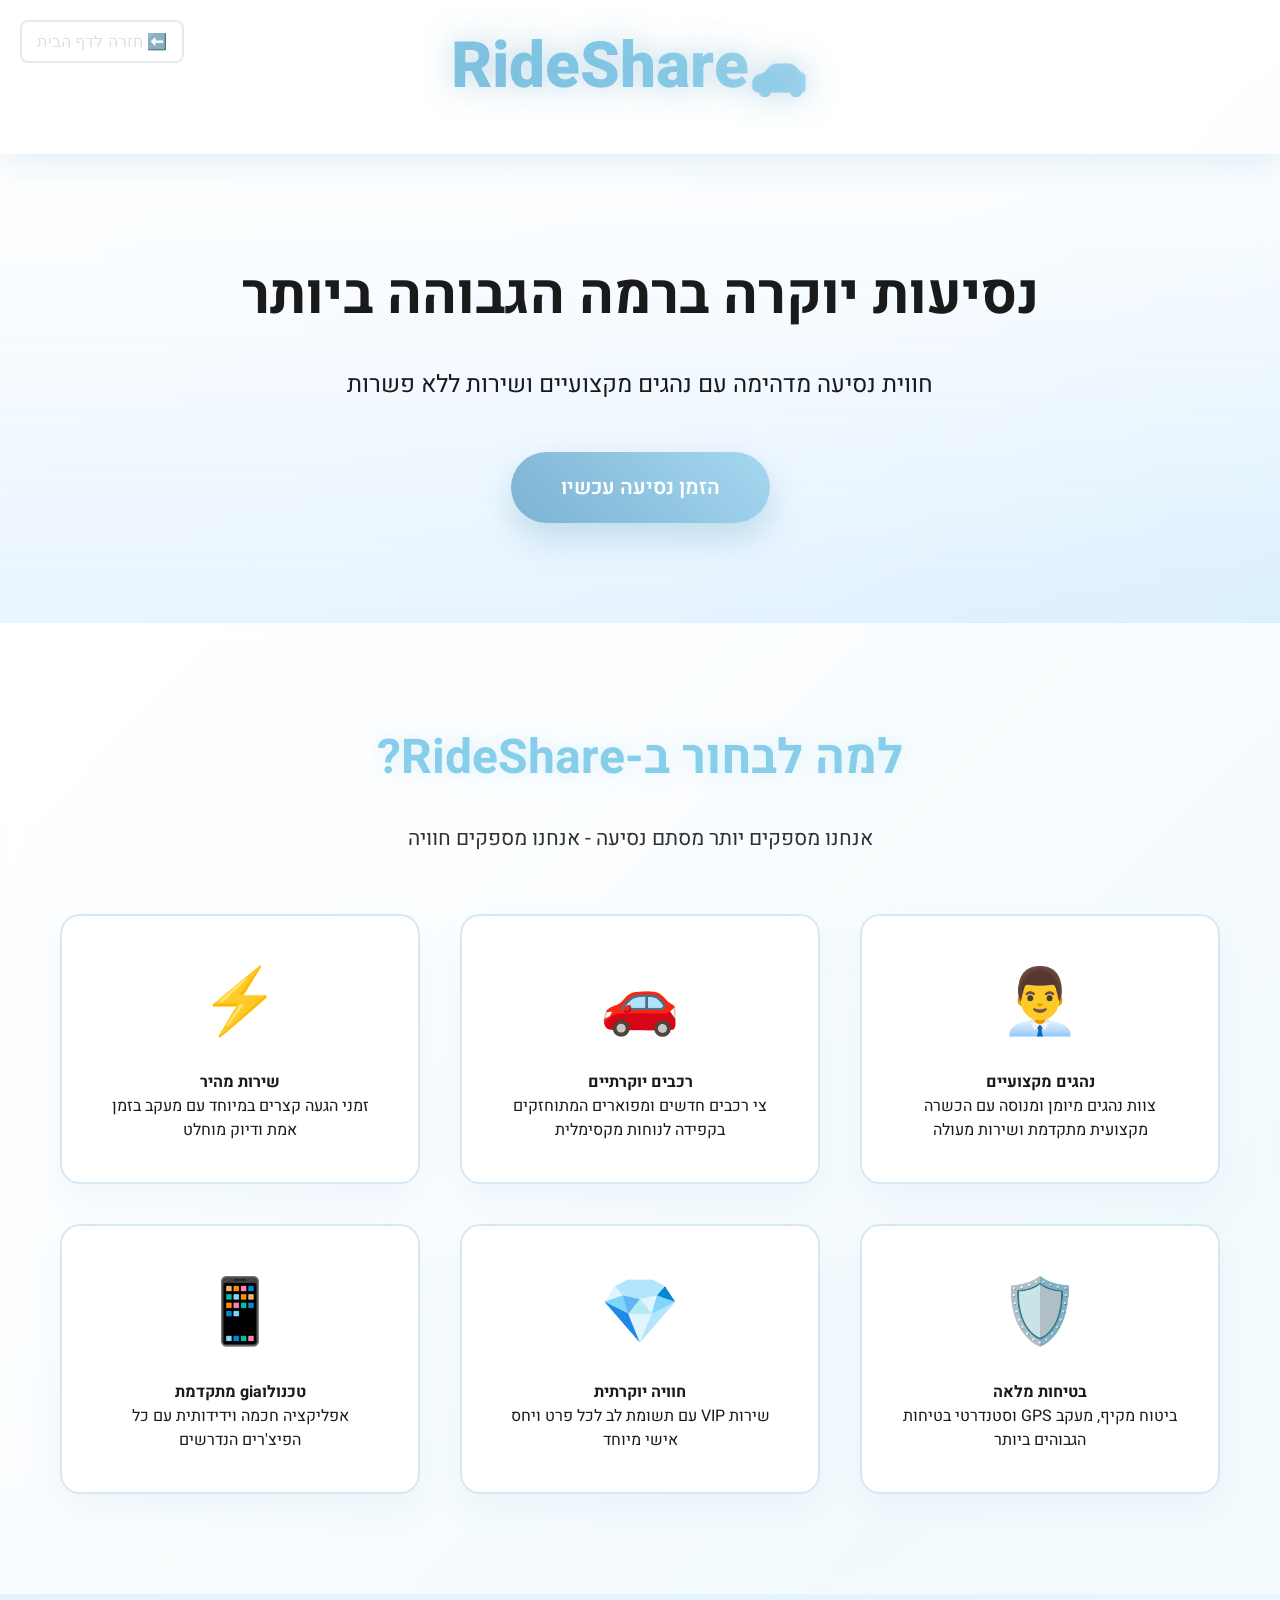
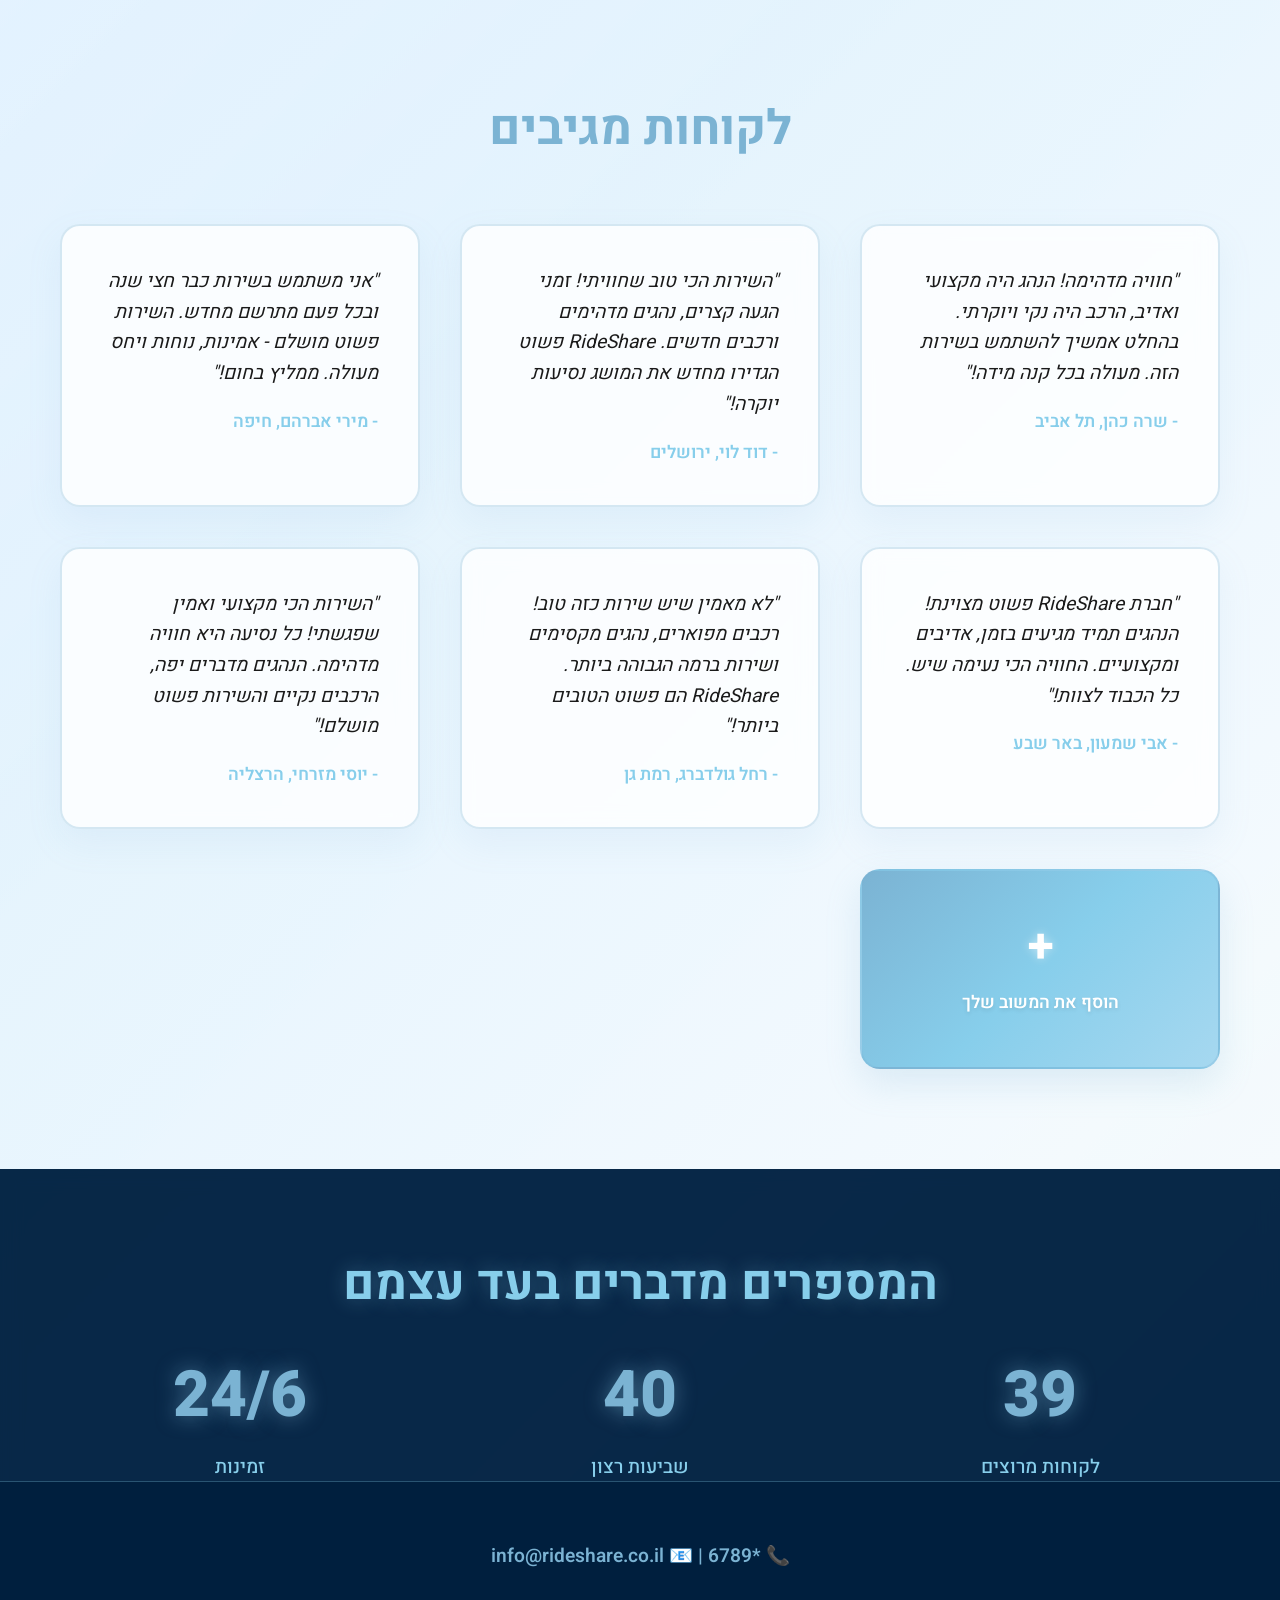
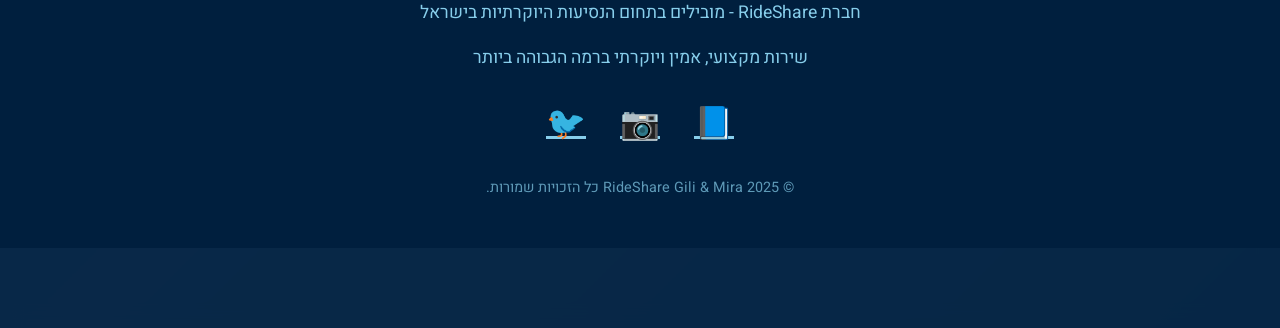
<file: RideShare/HTML/About.html>
<!DOCTYPE html>
<html lang="he" dir="rtl">
<head>
    <meta charset="UTF-8">
    <meta name="viewport" content="width=device-width, initial-scale=1.0">
    <title> About RideShare</title>
       <link rel='stylesheet' type='text/css' media='screen' href='../CSS/about.css'>

</head>
<body>

    <div class="back-home">
        <button onclick="location.href='index.html'">⬅️ חזרה לדף הבית</button>
    </div>

    <div class="floating-particles" id="particles"></div>
    
    <header class="header">
        <div class="container">
            <div class="logo">
                <h1><span class="car-icon">🚗</span>RideShare</h1>
            </div>
        </div>
    </header>

    <section class="hero">
        <div class="container">
            <h2>נסיעות יוקרה ברמה הגבוהה ביותר</h2>
            <p>חווית נסיעה מדהימה עם נהגים מקצועיים ושירות ללא פשרות</p>
            <a href="#" class="cta-button" onclick="location.href='index.html'">הזמן נסיעה עכשיו</a>
        </div>
    </section>

    <section class="features">
        <div class="container">
            <h3 class="section-title">למה לבחור ב-RideShare?</h3>
            <p class="subtitle">אנחנו מספקים יותר מסתם נסיעה - אנחנו מספקים חוויה</p>
            
            <div class="features-grid">
                <div class="feature-card">
                    <div class="feature-icon">👨‍💼</div>
                    <h4>נהגים מקצועיים</h4>
                    <p>צוות נהגים מיומן ומנוסה עם הכשרה מקצועית מתקדמת ושירות מעולה</p>
                </div>
                
                <div class="feature-card">
                    <div class="feature-icon">🚗</div>
                    <h4>רכבים יוקרתיים</h4>
                    <p>צי רכבים חדשים ומפוארים המתוחזקים בקפידה לנוחות מקסימלית</p>
                </div>
                
                <div class="feature-card">
                    <div class="feature-icon">⚡</div>
                    <h4>שירות מהיר</h4>
                    <p>זמני הגעה קצרים במיוחד עם מעקב בזמן אמת ודיוק מוחלט</p>
                </div>
                
                <div class="feature-card">
                    <div class="feature-icon">🛡️</div>
                    <h4>בטיחות מלאה</h4>
                    <p>ביטוח מקיף, מעקב GPS וסטנדרטי בטיחות הגבוהים ביותר</p>
                </div>
                
                <div class="feature-card">
                    <div class="feature-icon">💎</div>
                    <h4>חוויה יוקרתית</h4>
                    <p>שירות VIP עם תשומת לב לכל פרט ויחס אישי מיוחד</p>
                </div>
                
                <div class="feature-card">
                    <div class="feature-icon">📱</div>
                    <h4>טכנולוgia מתקדמת</h4>
                    <p>אפליקציה חכמה וידידותית עם כל הפיצ'רים הנדרשים</p>
                </div>
            </div>
        </div>
    </section>

    <section class="testimonials">
        <div class="container">
            <h3>לקוחות מגיבים</h3>
            
            <div class="testimonials-grid">
                <div class="testimonial">
                    <p class="testimonial-text">"חוויה מדהימה! הנהג היה מקצועי ואדיב, הרכב היה נקי ויוקרתי. בהחלט אמשיך להשתמש בשירות הזה. מעולה בכל קנה מידה!"</p>
                    <p class="testimonial-author">- שרה כהן, תל אביב</p>
                </div>
                
                <div class="testimonial">
                    <p class="testimonial-text">"השירות הכי טוב שחוויתי! זמני הגעה קצרים, נהגים מדהימים ורכבים חדשים. RideShare פשוט הגדירו מחדש את המושג נסיעות יוקרה!"</p>
                    <p class="testimonial-author">- דוד לוי, ירושלים</p>
                </div>
                
                <div class="testimonial">
                    <p class="testimonial-text">"אני משתמש בשירות כבר חצי שנה ובכל פעם מתרשם מחדש. השירות פשוט מושלם - אמינות, נוחות ויחס מעולה. ממליץ בחום!"</p>
                    <p class="testimonial-author">- מירי אברהם, חיפה</p>
                </div>
                
                <div class="testimonial">
                    <p class="testimonial-text">"חברת RideShare פשוט מצוינת! הנהגים תמיד מגיעים בזמן, אדיבים ומקצועיים. החוויה הכי נעימה שיש. כל הכבוד לצוות!"</p>
                    <p class="testimonial-author">- אבי שמעון, באר שבע</p>
                </div>
                
                <div class="testimonial">
                    <p class="testimonial-text">"לא מאמין שיש שירות כזה טוב! רכבים מפוארים, נהגים מקסימים ושירות ברמה הגבוהה ביותר. RideShare הם פשוט הטובים ביותר!"</p>
                    <p class="testimonial-author">- רחל גולדברג, רמת גן</p>
                </div>
                
                <div class="testimonial">
                    <p class="testimonial-text">"השירות הכי מקצועי ואמין שפגשתי! כל נסיעה היא חוויה מדהימה. הנהגים מדברים יפה, הרכבים נקיים והשירות פשוט מושלם!"</p>
                    <p class="testimonial-author">- יוסי מזרחי, הרצליה</p>
                </div>

                    <button class="add-feedback-btn" id="addFeedbackBtn">
            <div class="plus-icon">+</div>
            <div class="btn-text">הוסף את המשוב שלך</div>
        </button>
            </div>
        </div>
     
    </section>
    </section>

    <section class="stats" id="containerabout">
        <div class="container">
            <h3 class="section-title">המספרים מדברים בעד עצמם</h3>
            
            <div class="stats-grid">
                <div class="stat-item">
                    <div class="stat-number" id="first"> 50K+</div>
                    <div class="stat-label">לקוחות מרוצים</div>
                </div>
                
                <div class="stat-item">
                    <div class="stat-number" id="second">%99.9</div>
                    <div class="stat-label">שביעות רצון</div>
                </div>
                
                <div class="stat-item">
                    <div class="stat-number" id="third">24/6</div>
                    <div class="stat-label">זמינות</div>
                </div>
            </div>
            
        </div>


    <footer class="footer">
        <div class="container">
            <div class="contact-info">
                📞 *6789 | 📧 info@rideshare.co.il
            </div>
            <p>חברת RideShare - מובילים בתחום הנסיעות היוקרתיות בישראל</p>
            <p>שירות מקצועי, אמין ויוקרתי ברמה הגבוהה ביותר</p>
            
            <div class="social-links">
                <a href="#">📘</a>
                <a href="#">📷</a>
                <a href="#">🐦</a>
            </div>
            
            <p style="margin-top: 30px; font-size: 0.9rem; opacity: 0.7;">
                © 2025 RideShare Gili & Mira כל הזכויות שמורות.
            </p>
        </div>
    </footer>
</body>
<script src='../JS/About.js'></script>
</html>
</file>
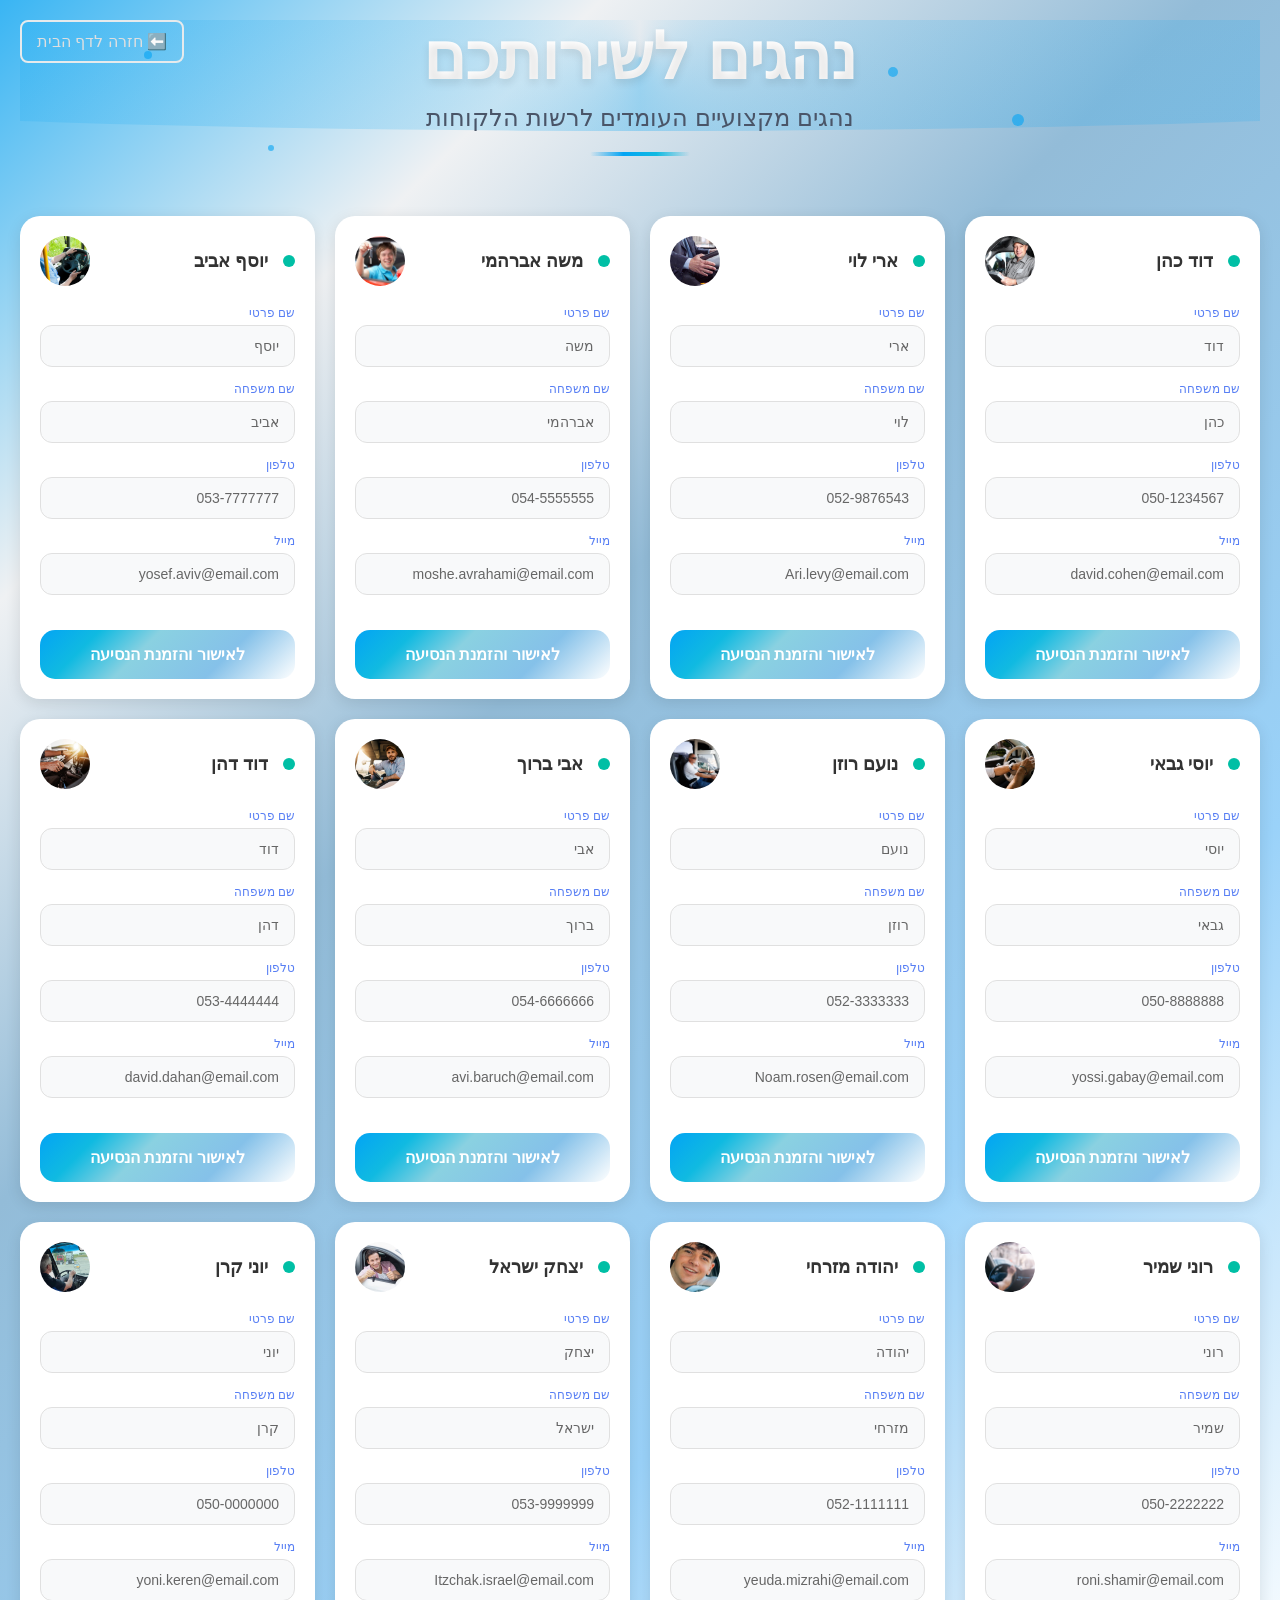
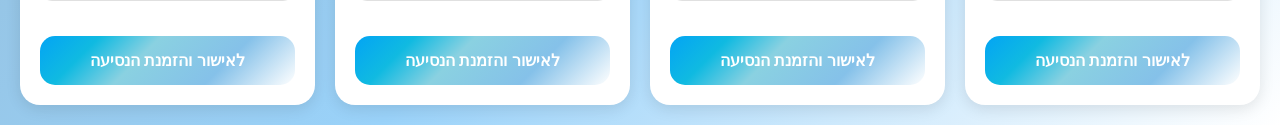
<file: RideShare/HTML/AllDrivers.html>
<!DOCTYPE html>
<html lang="he" dir="rtl">

<head>
    <meta charset="UTF-8">
    <meta name="viewport" content="width=device-width, initial-scale=1.0">
    <title>AllDrivers</title>
    <link rel='stylesheet' type='text/css' media='screen' href='../CSS/AllDrivers.css'>

</head>

<body>
    <div class="back-home">
        <button onclick="location.href='index.html'">⬅️ חזרה לדף הבית</button>
    </div>

    <!-- כותרת ראשית מעוצבת -->
    <div class="main-header">
        <div class="floating-particles">
            <div class="particle"></div>
            <div class="particle"></div>
            <div class="particle"></div>
            <div class="particle"></div>
        </div>
        <h1 class="header-title">נהגים לשירותכם</h1>
        <p class="header-subtitle">נהגים מקצועיים העומדים לרשות הלקוחות</p>
        <div class="header-divider"></div>
    </div>

    <div class="container">
        <!-- נהג 1 -->
        <div class="driver-card">
            <div class="header">
                <div class="status-indicator"></div>
                <div class="driver-name">דוד כהן</div>
                <div class="profile-pic">
                    <img src="../Pictures/driver.jpg " alt="שם הנהג" />
                </div>
            </div>
            <div class="form-group">
                <label class="form-label">שם פרטי</label>
                <input type="text" class="form-input" value="דוד" readonly>
            </div>

            <div class="form-group">
                <label class="form-label">שם משפחה</label>
                <input type="text" class="form-input" value="כהן" readonly>
            </div>

            <div class="form-group">
                <label class="form-label">טלפון</label>
                <input type="text" class="form-input" value="050-1234567" readonly>
            </div>

            <div class="form-group">
                <label class="form-label">מייל</label>
                <input type="text" class="form-input" value="david.cohen@email.com" readonly>
            </div>

            <button type="button" class="action-button" onclick="location.href='SaveInfromation.html'">
                לאישור והזמנת הנסיעה
            </button>
        </div>

        <!-- נהג 2 -->
        <div class="driver-card">
            <div class="header">
                <div class="status-indicator"></div>
                <div class="driver-name">ארי לוי</div>
                <div class="profile-pic">
                    <img src="../Pictures/maslulimtour-jobs-002.jpg" alt="שם הנהג" />
                </div>
            </div>

            <div class="form-group">
                <label class="form-label">שם פרטי</label>
                <input type="text" class="form-input" value="ארי" readonly>
            </div>

            <div class="form-group">
                <label class="form-label">שם משפחה</label>
                <input type="text" class="form-input" value="לוי" readonly>
            </div>

            <div class="form-group">
                <label class="form-label">טלפון</label>
                <input type="text" class="form-input" value="052-9876543" readonly>
            </div>

            <div class="form-group">
                <label class="form-label">מייל</label>
                <input type="text" class="form-input" value="Ari.levy@email.com" readonly>
            </div>

            <button type="button" class="action-button" onclick="location.href='SaveInfromation.html'">
                לאישור והזמנת הנסיעה
            </button>
        </div>

        <!-- נהג 3 -->
        <div class="driver-card">
            <div class="header">
                <div class="status-indicator"></div>
                <div class="driver-name">משה אברהמי</div>
                <div class="profile-pic">
                    <img src="../Pictures/new-driver-qpxeypxqy3nyfs5itny8kjd099k4o70pl23tzngp9c.jpg" alt="שם הנהג" />
                </div>
            </div>

            <div class="form-group">
                <label class="form-label">שם פרטי</label>
                <input type="text" class="form-input" value="משה" readonly>
            </div>

            <div class="form-group">
                <label class="form-label">שם משפחה</label>
                <input type="text" class="form-input" value="אברהמי" readonly>
            </div>

            <div class="form-group">
                <label class="form-label">טלפון</label>
                <input type="text" class="form-input" value="054-5555555" readonly>
            </div>

            <div class="form-group">
                <label class="form-label">מייל</label>
                <input type="text" class="form-input" value="moshe.avrahami@email.com" readonly>
            </div>

            <button type="button" class="action-button" onclick="location.href='SaveInfromation.html'">
                לאישור והזמנת הנסיעה
            </button>
        </div>

        <!-- נהג 4 -->
        <div class="driver-card">
            <div class="header">
                <div class="status-indicator"></div>
                <div class="driver-name">יוסף אביב</div>
                <div class="profile-pic">
                    <img src="../Pictures/post2.jpg " alt="שם הנהג" />
                </div>
            </div>

            <div class="form-group">
                <label class="form-label">שם פרטי</label>
                <input type="text" class="form-input" value="יוסף" readonly>
            </div>

            <div class="form-group">
                <label class="form-label">שם משפחה</label>
                <input type="text" class="form-input" value="אביב" readonly>
            </div>

            <div class="form-group">
                <label class="form-label">טלפון</label>
                <input type="text" class="form-input" value="053-7777777" readonly>
            </div>

            <div class="form-group">
                <label class="form-label">מייל</label>
                <input type="text" class="form-input" value="yosef.aviv@email.com" readonly>
            </div>

            <button type="button" class="action-button" onclick="location.href='SaveInfromation.html'">
                לאישור והזמנת הנסיעה
            </button>
        </div>

        <!-- נהג 5 -->
        <div class="driver-card">
            <div class="header">
                <div class="status-indicator"></div>
                <div class="driver-name">יוסי גבאי</div>
                <div class="profile-pic">
                    <img src="../Pictures/Private-driver-Israel-Transport-2.jpg " alt="שם הנהג" />
                </div>
            </div>

            <div class="form-group">
                <label class="form-label">שם פרטי</label>
                <input type="text" class="form-input" value="יוסי" readonly>
            </div>

            <div class="form-group">
                <label class="form-label">שם משפחה</label>
                <input type="text" class="form-input" value="גבאי" readonly>
            </div>

            <div class="form-group">
                <label class="form-label">טלפון</label>
                <input type="text" class="form-input" value="050-8888888" readonly>
            </div>

            <div class="form-group">
                <label class="form-label">מייל</label>
                <input type="text" class="form-input" value="yossi.gabay@email.com" readonly>
            </div>

            <button type="button" class="action-button" onclick="location.href='SaveInfromation.html'">
                לאישור והזמנת הנסיעה
            </button>
        </div>

        <!-- נהג 6 -->
        <div class="driver-card">
            <div class="header">
                <div class="status-indicator"></div>
                <div class="driver-name">נועם רוזן</div>
                <div class="profile-pic">
                    <img src="../Pictures/YAM10119-1.jpg " alt="שם הנהג" />
                </div>
            </div>

            <div class="form-group">
                <label class="form-label">שם פרטי</label>
                <input type="text" class="form-input" value="נועם" readonly>
            </div>

            <div class="form-group">
                <label class="form-label">שם משפחה</label>
                <input type="text" class="form-input" value="רוזן" readonly>
            </div>

            <div class="form-group">
                <label class="form-label">טלפון</label>
                <input type="text" class="form-input" value="052-3333333" readonly>
            </div>

            <div class="form-group">
                <label class="form-label">מייל</label>
                <input type="text" class="form-input" value="Noam.rosen@email.com" readonly>
            </div>

            <button type="button" class="action-button" onclick="location.href='SaveInfromation.html'">
                לאישור והזמנת הנסיעה
            </button>
        </div>

        <!-- נהג 7 -->
        <div class="driver-card">
            <div class="header">
                <div class="status-indicator"></div>
                <div class="driver-name">אבי ברוך</div>
                <div class="profile-pic">
                    <img src="../Pictures/תמונת-נהג.jpg" alt="שם הנהג" />
                </div>
            </div>

            <div class="form-group">
                <label class="form-label">שם פרטי</label>
                <input type="text" class="form-input" value="אבי" readonly>
            </div>

            <div class="form-group">
                <label class="form-label">שם משפחה</label>
                <input type="text" class="form-input" value="ברוך" readonly>
            </div>

            <div class="form-group">
                <label class="form-label">טלפון</label>
                <input type="text" class="form-input" value="054-6666666" readonly>
            </div>

            <div class="form-group">
                <label class="form-label">מייל</label>
                <input type="text" class="form-input" value="avi.baruch@email.com" readonly>
            </div>

            <button type="button" class="action-button" onclick="location.href='SaveInfromation.html'">
                לאישור והזמנת הנסיעה
            </button>
        </div>

        <!-- נהג 8 -->
        <div class="driver-card">
            <div class="header">
                <div class="status-indicator"></div>
                <div class="driver-name">דוד דהן</div>
                <div class="profile-pic">
                    <img src="../Pictures/משרות נהגים.jpg" alt="שם הנהג" />
                </div>
            </div>

            <div class="form-group">
                <label class="form-label">שם פרטי</label>
                <input type="text" class="form-input" value="דוד" readonly>
            </div>

            <div class="form-group">
                <label class="form-label">שם משפחה</label>
                <input type="text" class="form-input" value="דהן" readonly>
            </div>

            <div class="form-group">
                <label class="form-label">טלפון</label>
                <input type="text" class="form-input" value="053-4444444" readonly>
            </div>

            <div class="form-group">
                <label class="form-label">מייל</label>
                <input type="text" class="form-input" value="david.dahan@email.com" readonly>
            </div>

            <button type="button" class="action-button" onclick="location.href='SaveInfromation.html'">
                לאישור והזמנת הנסיעה
            </button>
        </div>

        <!-- נהג 9 -->
        <div class="driver-card">
            <div class="header">
                <div class="status-indicator"></div>
                <div class="driver-name">רוני שמיר</div>
                <div class="profile-pic">
                    <img src="../Pictures/xim5nzybz7rtgjytwoka.webp " alt="שם הנהג" />
                </div>
            </div>

            <div class="form-group">
                <label class="form-label">שם פרטי</label>
                <input type="text" class="form-input" value="רוני" readonly>
            </div>

            <div class="form-group">
                <label class="form-label">שם משפחה</label>
                <input type="text" class="form-input" value="שמיר" readonly>
            </div>

            <div class="form-group">
                <label class="form-label">טלפון</label>
                <input type="text" class="form-input" value="050-2222222" readonly>
            </div>

            <div class="form-group">
                <label class="form-label">מייל</label>
                <input type="text" class="form-input" value="roni.shamir@email.com" readonly>
            </div>

            <button type="button" class="action-button" onclick="location.href='SaveInfromation.html'">
                לאישור והזמנת הנסיעה
            </button>
        </div>

        <!-- נהג 10 -->
        <div class="driver-card">
            <div class="header">
                <div class="status-indicator"></div>
                <div class="driver-name">יהודה מזרחי</div>
                <div class="profile-pic">
                    <img src="../Pictures/נהגים חדשים צעירים 2.jpg " alt="שם הנהג" />
                </div>
            </div>

            <div class="form-group">
                <label class="form-label">שם פרטי</label>
                <input type="text" class="form-input" value="יהודה" readonly>
            </div>

            <div class="form-group">
                <label class="form-label">שם משפחה</label>
                <input type="text" class="form-input" value="מזרחי" readonly>
            </div>

            <div class="form-group">
                <label class="form-label">טלפון</label>
                <input type="text" class="form-input" value="052-1111111" readonly>
            </div>

            <div class="form-group">
                <label class="form-label">מייל</label>
                <input type="text" class="form-input" value="yeuda.mizrahi@email.com" readonly>
            </div>

            <button type="button" class="action-button" onclick="location.href='SaveInfromation.html'">
                לאישור והזמנת הנסיעה
            </button>
        </div>

        <!-- נהג 11 -->
        <div class="driver-card">
            <div class="header">
                <div class="status-indicator"></div>
                <div class="driver-name">יצחק ישראל</div>
                <div class="profile-pic">
                    <img src="../Pictures/new-driver-laws-qpxc1jru9fozegx4y7czl2sbh7xnfdhwgic0x3eh7k.jpg " alt="שם הנהג" />
                </div>
            </div>

            <div class="form-group">
                <label class="form-label">שם פרטי</label>
                <input type="text" class="form-input" value="יצחק" readonly>
            </div>

            <div class="form-group">
                <label class="form-label">שם משפחה</label>
                <input type="text" class="form-input" value="ישראל" readonly>
            </div>

            <div class="form-group">
                <label class="form-label">טלפון</label>
                <input type="text" class="form-input" value="053-9999999" readonly>
            </div>

            <div class="form-group">
                <label class="form-label">מייל</label>
                <input type="text" class="form-input" value="Itzchak.israel@email.com" readonly>
            </div>

            <button type="button" class="action-button" onclick="location.href='SaveInfromation.html'">
                לאישור והזמנת הנסיעה
            </button>
        </div>

        <!-- נהג 12 -->
        <div class="driver-card">
            <div class="header">
                <div class="status-indicator"></div>
                <div class="driver-name">יוני קרן</div>
                <div class="profile-pic">
                    <img src="../Pictures/bccef3a585d4504b02aafb76dc69aad5.jpg" alt="שם הנהג" />
                </div>
            </div>

            <div class="form-group">
                <label class="form-label">שם פרטי</label>
                <input type="text" class="form-input" value="יוני" readonly>
            </div>

            <div class="form-group">
                <label class="form-label">שם משפחה</label>
                <input type="text" class="form-input" value="קרן" readonly>
            </div>

            <div class="form-group">
                <label class="form-label">טלפון</label>
                <input type="text" class="form-input" value="050-0000000" readonly>
            </div>

            <div class="form-group">
                <label class="form-label">מייל</label>
                <input type="text" class="form-input" value="yoni.keren@email.com" readonly>
            </div>

            <button type="button" class="action-button" onclick="location.href='SaveInfromation.html'">
                לאישור והזמנת הנסיעה
            </button>
        </div>
    </div>
    <script src='../JS/AllDrivers.js'></script>

</body>

</html>
</file>
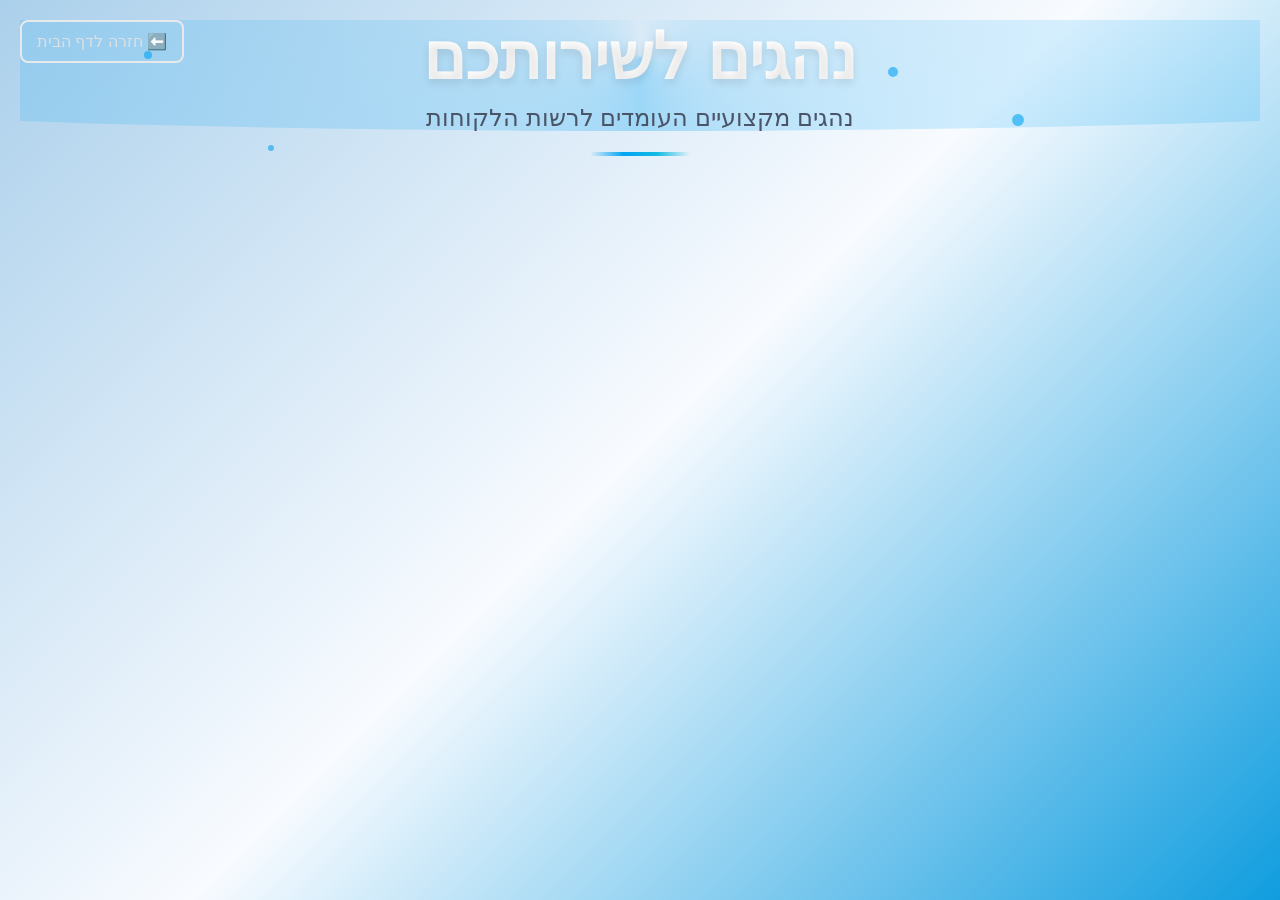
<file: RideShare/HTML/DriversCars.html>
<!DOCTYPE html>
<html lang="he" dir="rtl">

<head>
    <meta charset="UTF-8">
    <meta name="viewport" content="width=device-width, initial-scale=1.0">
    <title>פרטים אישיים</title>
    <link rel='stylesheet' type='text/css' media='screen' href='../CSS/DriversCard.css'>

</head>
<body>
    <div class="back-home">
        <button onclick="location.href='index.html'">⬅️ חזרה לדף הבית</button>
    </div>

    <!-- כותרת ראשית מעוצבת -->
    <div class="main-header">
        <div class="floating-particles">
            <div class="particle"></div>
            <div class="particle"></div>
            <div class="particle"></div>
            <div class="particle"></div>
        </div>
        <h1 class="header-title">נהגים לשירותכם</h1>
        <p class="header-subtitle">נהגים מקצועיים העומדים לרשות הלקוחות</p>
        <div class="header-divider"></div>
    </div>
    
    <div class="container">
        </div>
    </div>
</body>

<script src='../JS/DriversCars.js'></script>

</html>
</file>
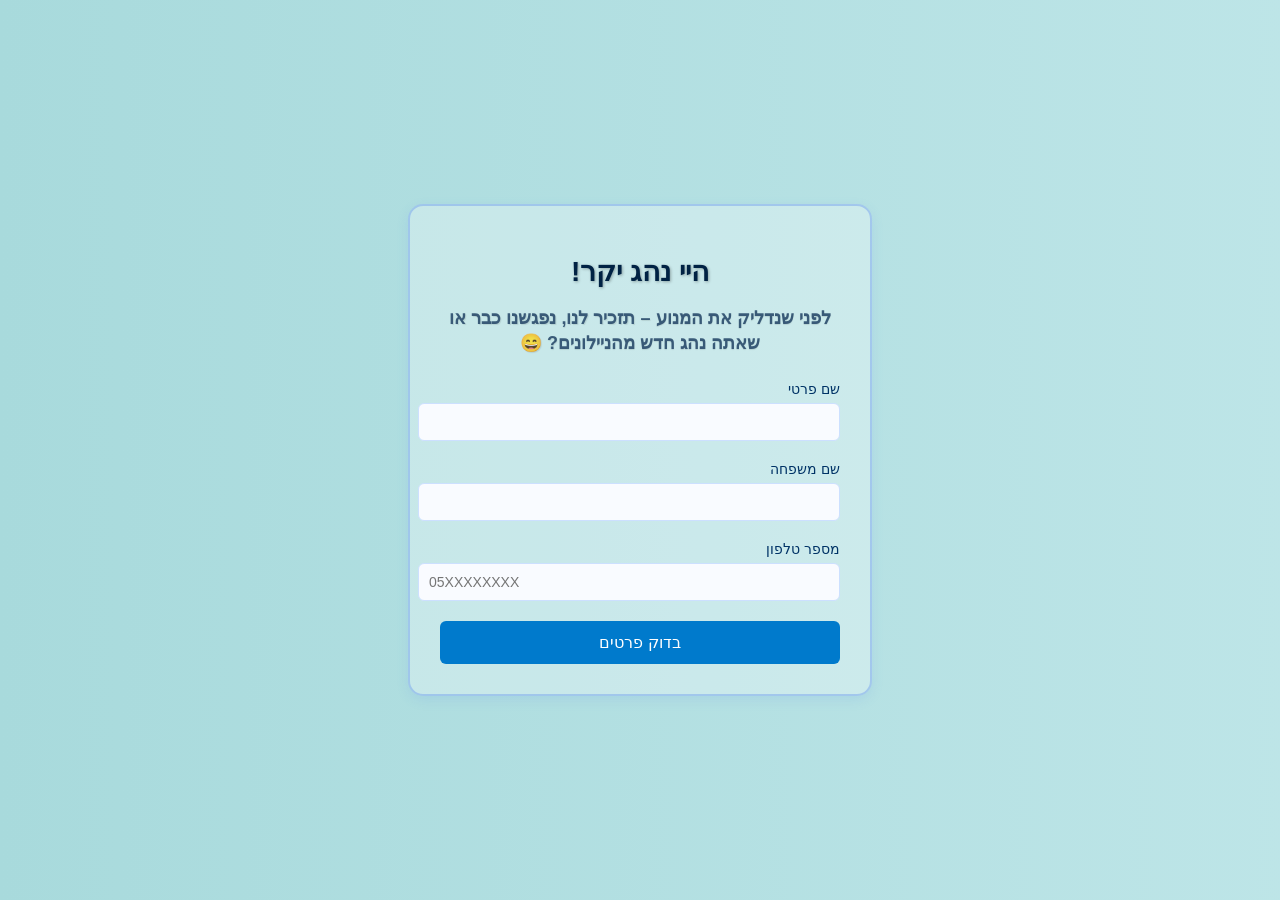
<file: RideShare/HTML/Exsists.html>
<!DOCTYPE html>
<html lang="he" dir="rtl">

<head>
  <meta charset="UTF-8" />
  <meta name="viewport" content="width=device-width, initial-scale=1.0" />
  <title>הצטרפות נהג</title>
  <link rel='stylesheet' type='text/css' media='screen' href='../CSS/Exsists.css'>

</head>

<body>

  <div class="container fade-in-slow">
    <h1>היי נהג יקר!</h1>
    <p>לפני שנדליק את המנוע – תזכיר לנו, נפגשנו כבר או שאתה נהג חדש מהניילונים? 😄</p>

    <form action="/check-driver" method="POST">
      <label for="firstName">שם פרטי</label>
      <input type="text" id="firstName" name="firstName" required>

      <label for="lastName">שם משפחה</label>
      <input type="text" id="lastName" name="lastName" required>

      <label for="phone">מספר טלפון</label>
      <input type="tel" id="phone" name="phone" required pattern="[0-9]{10}" placeholder="05XXXXXXXX">

      <input type="submit" value="בדוק פרטים" class="submit" id="submit">
    </form>
  </div>

  <div id="toastOverlay" class="toast-overlay"></div>
  <div class="toast"></div>

  <script src='../JS/Exsists.js'></script>

</body>

</html>
</file>
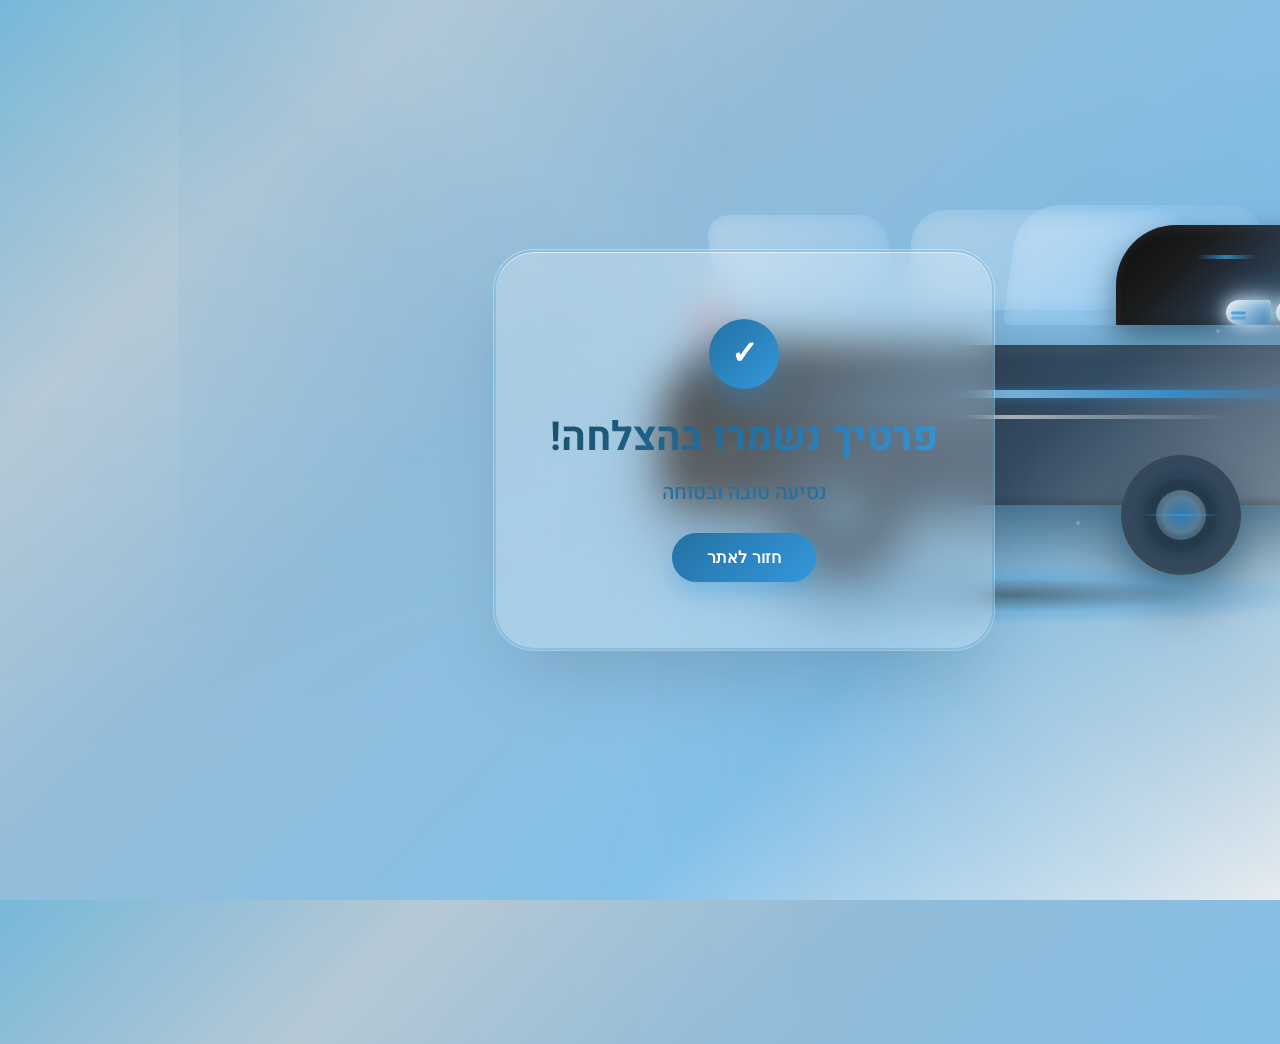
<file: RideShare/HTML/SaveInfromation.html>
<!DOCTYPE html>
<html lang="he" dir="rtl">

<head>
    <meta charset="UTF-8">
    <meta name="viewport" content="width=device-width, initial-scale=1.0">
    <title>פרטיך נשמרו בהצלחה</title>
    <link rel='stylesheet' type='text/css' media='screen' href='../CSS/SaveInfromation.css'>

</head>

<body>
    <div class="main-container">
        <!-- צד שמאל - טקסט -->
        <div class="text-section">
            <div class="success-icon"></div>
            <h1>פרטיך נשמרו בהצלחה!</h1>
            <p class="subtitle">נסיעה טובה ובטוחה</p>
            <button class="continue-btn" onclick="window.location.href='index.html'">
                חזור לאתר
            </button>
        </div>

        <!-- צד ימין - רכב -->
        <div class="car-section">
            <div class="sparkle"></div>
            <div class="sparkle"></div>
            <div class="sparkle"></div>

            <div class="luxury-car">
                <div class="car-main-body">
                    <div class="car-stripe"></div>
                </div>
                <div class="front-windshield"></div>
                <div class="side-windows"></div>
                <div class="car-hood"></div>
                <div class="rear-window"></div>
                <div class="headlight headlight-left"></div>
                <div class="headlight headlight-right"></div>
                <div class="taillight"></div>
                <div class="wheel wheel-front"></div>
                <div class="wheel wheel-back"></div>
                <div class="car-shadow"></div>
            </div>
        </div>
    </div>
</body>

</html>
</file>
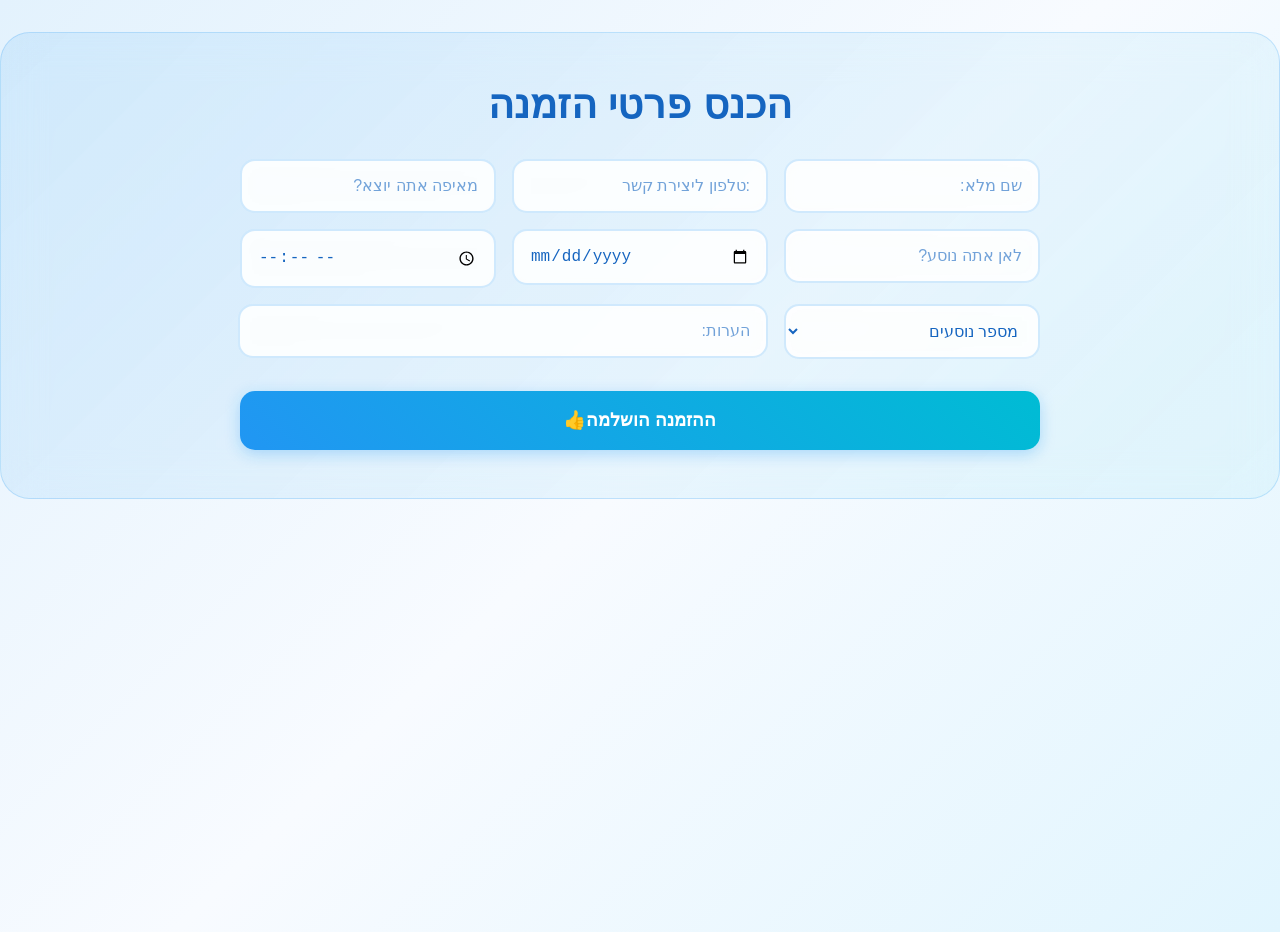
<file: RideShare/HTML/TravelDetails.html>
<!DOCTYPE html>
<html>

<head>
    <meta charset='utf-8'>
    <meta http-equiv='X-UA-Compatible' content='IE=edge'>
    <title>Page Title</title>
    <meta name='viewport' content='width=device-width, initial-scale=1'>
    <link rel='stylesheet' type='text/css' media='screen' href='../CSS/TravelDetails.css'>
</head>

<body>
    <section class="booking" id="booking">
        <div class="container">
            <h2> הכנס פרטי הזמנה </h2>
            <form class="booking-form">
                <div class="form-group">
                    <input type="text" id="fullname" class="form-input" placeholder="שם מלא:" />
                </div>
                <div class="form-group">
                    <input type="text" id="phone" class="form-input" placeholder=":טלפון ליצירת קשר" />
                </div>
                <div class="form-group">
                    <input type="text" id="fromLocation" class="form-input" placeholder="מאיפה אתה יוצא?" />
                </div>
                <div class="form-group">
                    <input type="text" id="toLocation" class="form-input" placeholder="לאן אתה נוסע?" />
                </div>
                <div class="form-group">
                    <input type="date" id="date" class="form-input" />
                </div>
                <div class="form-group">
                    <input type="time" id="time" class="form-input" />
                </div>
                <div class="form-group">
                    <select class="form-input" id="seats">
                        <option>מספר נוסעים</option>
                        <option>1 נוסע</option>
                        <option>2 נוסעים</option>
                        <option>3 נוסעים</option>
                        <option>4+ נוסעים</option>
                    </select>
                </div>


                <div class="form-group">
                    <input type="text" class="form-input2" placeholder="הערות:" />
                </div>

                <button type="button" id="submit" class="search-btn"
                    onclick="location.href='../HTML/SaveInfromation.html'">
                    ההזמנה הושלמה👍
                </button>
            </form>
        </div>
    </section>

    <div id="toast-container"></div>
</body>

</html>
</file>
<file: RideShare/CSS/about.css>
@import url('https://fonts.googleapis.com/css2?family=Heebo:wght@300;400;500;600;700;800&display=swap');

        * {
            margin: 0;
            padding: 0;
            box-sizing: border-box;
        }

        body {
            font-family: 'Heebo', sans-serif;
            background: linear-gradient(135deg, #FFFFFF 0%, #E6F3FF 25%, #87CEEB 50%, #A6D8F0 75%, #7BB3D3 100%);
            color: #1a1a1a;
            overflow-x: hidden;
        }


        /* כפתור חזרה לדף הבית*/
        .back-home {
            position: fixed;
            top: 20px;
            left: 20px;
            right: auto;
            z-index: 1000;
        }

        .back-home button {
            background-color: transparent;
            color: #dedfe0;
            border: 2px solid #e6eaec;
            padding: 10px 15px;
            border-radius: 8px;
            font-size: 16px;
            cursor: pointer;
            box-shadow: none;
            transition: background-color 0.3s ease, color 0.3s ease;
        }

        .back-home button:hover {
            background-color: #3498db;
            color: white;
            box-shadow: 0 4px 8px rgba(0, 0, 0, 0.2);
        }

        .floating-particles {
            position: fixed;
            top: 0;
            left: 0;
            width: 100%;
            height: 100%;
            pointer-events: none;
            z-index: 1;
        }

        .particle {
            position: absolute;
            width: 4px;
            height: 4px;
            background: rgba(255, 255, 255, 0.3);
            border-radius: 50%;
            animation: float 6s infinite ease-in-out;
        }

        @keyframes float {

            0%,
            100% {
                transform: translateY(0px) rotate(0deg);
                opacity: 0.3;
            }

            50% {
                transform: translateY(-20px) rotate(180deg);
                opacity: 0.8;
            }
        }

        .header {
            position: relative;
            z-index: 10;
            padding: 20px 0;
            background: rgba(255, 255, 255, 0.95);
            backdrop-filter: blur(10px);
            box-shadow: 0 10px 30px rgba(123, 179, 211, 0.2);
        }

        .container {
            max-width: 1200px;
            margin: 0 auto;
            padding: 0 20px;
        }

        .logo {
            text-align: center;
            margin-bottom: 20px;
        }

        .logo h1 {
            font-size: 4rem;
            font-weight: 800;
            background: linear-gradient(45deg, #7BB3D3, #87CEEB, #FFFFFF);
            background-clip: text;
            -webkit-background-clip: text;
            -webkit-text-fill-color: transparent;
            text-shadow: 0 0 30px rgba(123, 179, 211, 0.5);
            animation: glow 2s ease-in-out infinite alternate;
        }

        .car-icon {
            display: inline-block;
            font-size: 3rem;
            color: #7BB3D3;
            margin-right: 20px;
            animation: drive 3s ease-in-out infinite;
        }

        @keyframes glow {
            from {
                text-shadow: 0 0 20px rgba(123, 179, 211, 0.5);
            }

            to {
                text-shadow: 0 0 40px rgba(123, 179, 211, 0.8), 0 0 60px rgba(135, 206, 235, 0.6);
            }
        }

        @keyframes drive {

            0%,
            100% {
                transform: translateX(0) rotate(0deg);
            }

            50% {
                transform: translateX(10px) rotate(2deg);
            }
        }

        .hero {
            position: relative;
            z-index: 5;
            text-align: center;
            padding: 100px 0;
            background: linear-gradient(rgba(255, 255, 255, 0.9), rgba(230, 243, 255, 0.8));
            color: #1a1a1a;
        }

        .hero h2 {
            font-size: 3.5rem;
            font-weight: 700;
            margin-bottom: 30px;
            animation: slideInUp 1s ease-out;
        }

        .hero p {
            font-size: 1.5rem;
            margin-bottom: 50px;
            opacity: 0.9;
            animation: slideInUp 1s ease-out 0.3s both;
        }

        @keyframes slideInUp {
            from {
                transform: translateY(50px);
                opacity: 0;
            }

            to {
                transform: translateY(0);
                opacity: 1;
            }
        }

        .cta-button {
            display: inline-block;
            padding: 20px 50px;
            background: linear-gradient(45deg, #7BB3D3, #A6D8F0);
            color: white;
            text-decoration: none;
            font-size: 1.3rem;
            font-weight: 600;
            border-radius: 50px;
            box-shadow: 0 15px 35px rgba(123, 179, 211, 0.4);
            transition: all 0.3s ease;
            animation: pulse 2s infinite;
        }

        .cta-button:hover {
            transform: translateY(-5px);
            box-shadow: 0 25px 50px rgba(123, 179, 211, 0.6);
            background: linear-gradient(45deg, #A6D8F0, #7BB3D3);
        }

        @keyframes pulse {

            0%,
            100% {
                transform: scale(1);
            }

            50% {
                transform: scale(1.05);
            }
        }

        .features {
            position: relative;
            z-index: 5;
            padding: 100px 0;
            background: rgba(255, 255, 255, 0.9);
            backdrop-filter: blur(10px);
            color: #1a1a1a;
        }

        .features-grid {
            display: grid;
            grid-template-columns: repeat(auto-fit, minmax(300px, 1fr));
            gap: 40px;
            margin-top: 60px;
        }

        .feature-card {
            background: rgba(255, 255, 255, 0.8);
            padding: 40px;
            border-radius: 20px;
            text-align: center;
            backdrop-filter: blur(10px);
            border: 2px solid rgba(123, 179, 211, 0.3);
            transition: all 0.3s ease;
            animation: fadeInUp 0.8s ease-out;
            color: #1a1a1a;
            box-shadow: 0 15px 35px rgba(123, 179, 211, 0.1);
        }

        .feature-card:hover {
            transform: translateY(-10px);
            box-shadow: 0 30px 60px rgba(123, 179, 211, 0.2);
            background: rgba(255, 255, 255, 0.95);
            border: 2px solid rgba(123, 179, 211, 0.5);
        }

        .feature-icon {
            font-size: 4rem;
            margin-bottom: 20px;
            color: #87CEEB;
            animation: bounce 2s infinite;
        }

        @keyframes bounce {

            0%,
            20%,
            50%,
            80%,
            100% {
                transform: translateY(0);
            }

            40% {
                transform: translateY(-10px);
            }

            60% {
                transform: translateY(-5px);
            }
        }

        @keyframes fadeInUp {
            from {
                transform: translateY(30px);
                opacity: 0;
            }

            to {
                transform: translateY(0);
                opacity: 1;
            }
        }

        .testimonials {
            position: relative;
            z-index: 5;
            padding: 100px 0;
            background: linear-gradient(135deg, rgba(230, 243, 255, 0.9), rgba(255, 255, 255, 0.9));
            color: #1a1a1a;
        }

        .testimonials h3 {
            text-align: center;
            font-size: 3rem;
            margin-bottom: 60px;
            color: #7BB3D3;
        }

        .testimonials-grid {
            display: grid;
            grid-template-columns: repeat(auto-fit, minmax(350px, 1fr));
            gap: 40px;
        }

        .testimonial {
            background: rgba(255, 255, 255, 0.8);
            padding: 40px;
            border-radius: 20px;
            backdrop-filter: blur(10px);
            border: 2px solid rgba(123, 179, 211, 0.3);
            transition: all 0.3s ease;
            animation: slideIn 1s ease-out;
            box-shadow: 0 15px 35px rgba(123, 179, 211, 0.1);
        }

        .testimonial:hover {
            transform: scale(1.05);
            box-shadow: 0 20px 40px rgba(123, 179, 211, 0.2);
            background: rgba(255, 255, 255, 0.95);
        }

        @keyframes slideIn {
            from {
                transform: translateX(-50px);
                opacity: 0;
            }

            to {
                transform: translateX(0);
                opacity: 1;
            }
        }

        .testimonial-text {
            font-size: 1.2rem;
            font-style: italic;
            margin-bottom: 20px;
            line-height: 1.6;
        }

        .testimonial-author {
            font-weight: 600;
            color: #87CEEB;
            font-size: 1.1rem;
        }

        .stats {
            position: relative;
            z-index: 5;
            padding: 80px 0;
            background: rgba(0, 31, 63, 0.95);
            backdrop-filter: blur(10px);
        }

        .stats-grid {
            display: grid;
            grid-template-columns: repeat(auto-fit, minmax(200px, 1fr));
            gap: 40px;
            text-align: center;
        }

        .stat-item {
            animation: countUp 2s ease-out;
        }

        .stat-number {
            font-size: 4rem;
            font-weight: 800;
            color: #7BB3D3;
            margin-bottom: 10px;
            text-shadow: 0 0 20px rgba(123, 179, 211, 0.5);
        }

        .stat-label {
            font-size: 1.2rem;
            color: #87CEEB;
            font-weight: 500;
        }

        @keyframes countUp {
            from {
                transform: scale(0);
                opacity: 0;
            }

            to {
                transform: scale(1);
                opacity: 1;
            }
        }

        .footer {
            position: relative;
            z-index: 5;
            background: rgba(0, 31, 63, 0.98);
            padding: 60px 0 30px 0;
            text-align: center;
            border-top: 1px solid rgba(135, 206, 235, 0.3);
        }

        .footer p {
            font-size: 1.1rem;
            color: #87CEEB;
            margin-bottom: 20px;
        }

        .contact-info {
            font-size: 1.2rem;
            font-weight: 600;
            color: #7BB3D3;
            margin-bottom: 30px;
        }

        .social-links {
            margin-top: 30px;
        }

        .social-links a {
            display: inline-block;
            margin: 0 15px;
            color: #87CEEB;
            font-size: 2rem;
            transition: all 0.3s ease;
        }

        .social-links a:hover {
            color: #7BB3D3;
            transform: scale(1.2);
        }

        .section-title {
            text-align: center;
            font-size: 3rem;
            font-weight: 700;
            margin-bottom: 30px;
            color: #87CEEB;
            text-shadow: 0 0 20px rgba(135, 206, 235, 0.3);
        }

        .subtitle {
            text-align: center;
            font-size: 1.3rem;
            margin-bottom: 40px;
            opacity: 0.9;
        }

        @media (max-width: 768px) {
            .logo h1 {
                font-size: 2.5rem;
            }

            .hero h2 {
                font-size: 2.5rem;
            }

            .hero p {
                font-size: 1.2rem;
            }

            .section-title {
                font-size: 2rem;
            }

            .container {
                padding: 0 15px;
                
            }
        }

                /* כפתור הוספת משוב חדש */
                /* כפתור הוספת משוב - מתאים לעיצוב הכללי */
        .add-feedback-btn {
            background: linear-gradient(135deg, #7BB3D3 0%, #87CEEB 50%, #A6D8F0 100%);
            border: 2px solid rgba(123, 179, 211, 0.3);
            border-radius: 20px;
            padding: 40px;
            cursor: pointer;
            transition: all 0.3s ease;
            box-shadow: 0 15px 35px rgba(123, 179, 211, 0.2);
            color: white;
            font-size: 1.2rem;
            font-weight: 600;
            text-align: center;
            display: flex;
            flex-direction: column;
            align-items: center;
            gap: 20px;
            min-height: 200px;
            justify-content: center;
            backdrop-filter: blur(10px);
            position: relative;
            overflow: hidden;
            font-family: 'Heebo', sans-serif;
        }

        .add-feedback-btn:hover {
            transform: translateY(-10px);
            box-shadow: 0 30px 60px rgba(123, 179, 211, 0.3);
            background: linear-gradient(135deg, #A6D8F0 0%, #7BB3D3 50%, #87CEEB 100%);
            border: 2px solid rgba(123, 179, 211, 0.5);
        }

        .add-feedback-btn:active {
            transform: translateY(-5px);
        }

        .plus-icon {
            font-size: 3rem;
            font-weight: bold;
            line-height: 1;
            color: white;
            text-shadow: 0 0 10px rgba(255, 255, 255, 0.5);
            animation: bounce 2s infinite;
        }

        .btn-text {
            font-size: 1.1rem;
            line-height: 1.4;
            color: white;
            text-shadow: 0 2px 4px rgba(0, 0, 0, 0.1);
        }

        /* אפקט hover מיוחד */
        .add-feedback-btn::before {
            content: '';
            position: absolute;
            top: 0;
            left: 0;
            right: 0;
            bottom: 0;
            background: linear-gradient(135deg, rgba(255,255,255,0.1) 0%, rgba(255,255,255,0.05) 100%);
            border-radius: 20px;
            opacity: 0;
            transition: opacity 0.3s ease;
        }

        .add-feedback-btn:hover::before {
            opacity: 1;
        }

        /* אנימציה עדינה */
        @keyframes addFeedbackPulse {
            0% {
                box-shadow: 0 15px 35px rgba(123, 179, 211, 0.2);
                transform: scale(1);
            }
            50% {
                box-shadow: 0 20px 40px rgba(123, 179, 211, 0.3);
                transform: scale(1.02);
            }
            100% {
                box-shadow: 0 15px 35px rgba(123, 179, 211, 0.2);
                transform: scale(1);
            }
        }

        .add-feedback-btn:not(:hover) {
            animation: addFeedbackPulse 3s ease-in-out infinite;
        }
        .testimonial-text,
.testimonial-author {
      font-family: 'Heebo', sans-serif;
    border: none; /* מסיר את המסגרת */
    outline: none; /* מסיר את המסגרת שמופיעה בלחיצה/התמקדות (focus) */
    background-color: transparent; /* הופך את הרקע לשקוף, אם קיים */
    resize: none; /* מונע שינוי גודל של ה-textarea על ידי המשתמש */
}


.submit-feedback-btn {
    background-color: #87c3ed; /* ירוק נעים */
    color: white; /* טקסט לבן */
    padding: 8px 15px; /* ריווח פנימי: למעלה/למטה, ימין/שמאל */
    border: none; /* מסיר את המסגרת המוגדרת כברירת מחדל */
    border-radius: 5px; /* פינות מעוגלות קלות */
    cursor: pointer; /* משנה את סמן העכבר ליד כשהוא מעל הכפתור */
    font-size: 14px; /* גודל פונט */
    margin-top: 10px; /* רווח קטן מעל הכפתור */
    transition: background-color 0.3s ease; /* אנימציה חלקה לשינוי צבע ברחיפה */
}

.submit-feedback-btn:hover {
    background-color: #55b2ce; /* ירוק מעט כהה יותר ברחיפה עם העכבר */
}

.submit-feedback-btn:active {
    background-color: #3e7e8e; /* ירוק כהה עוד יותר בלחיצה */
}
</file>
<file: RideShare/CSS/AllDrivers.css>
* {
    margin: 0;
    padding: 0;
    box-sizing: border-box;
}

body {
    font-family: 'Segoe UI', Tahoma, Geneva, Verdana, sans-serif;
    background: linear-gradient(135deg, #39b5f3 0%, #eff1f3 20%, #93bcd8 40%, #9ad2f9 70%, #ffffff 100%);
    min-height: 100vh;
    padding: 20px;
    direction: rtl;
}

/* כפתור חזרה לדף הבית*/
.back-home {
    position: fixed;
    top: 20px;
    left: 20px;
    right: auto;
    z-index: 1000;
}

.back-home button {
    background-color: transparent;
    color: #dedfe0;
    border: 2px solid #e6eaec;
    padding: 10px 15px;
    border-radius: 8px;
    font-size: 16px;
    cursor: pointer;
    box-shadow: none;
    transition: background-color 0.3s ease, color 0.3s ease;
}

.back-home button:hover {
    background-color: #3498db;
    color: white;
    box-shadow: 0 4px 8px rgba(0, 0, 0, 0.2);
}

/* כותרת ראשית מעוצבת */
.main-header {
    text-align: center;
    margin-bottom: 40px;
    position: relative;
    overflow: hidden;
}

.header-title {
    font-size: clamp(2.5rem, 5vw, 4rem);
    font-weight: 800;
    background: white;
    -webkit-background-clip: text;
    -webkit-text-fill-color: transparent;
    background-clip: text;
    text-shadow: 0 4px 8px rgba(0, 0, 0, 0.1);
    position: relative;
    animation: titleGlow 3s ease-in-out infinite alternate;
    margin-bottom: 10px;
}

.header-subtitle {
    font-size: clamp(1rem, 2.5vw, 1.5rem);
    color: #4a5568;
    font-weight: 500;
    opacity: 0;
    animation: fadeInUp 1.5s ease-out 0.5s forwards;
    position: relative;
}

/* אפקט זוהר סביב הכותרת */
.header-title::before {
    content: '';
    position: absolute;
    top: -50%;
    left: -50%;
    width: 200%;
    height: 200%;
    background: conic-gradient(from 0deg, transparent, rgba(3, 164, 244, 0.3), transparent);
    animation: rotate 4s linear infinite;
    z-index: -1;
    border-radius: 50%;
}

/* אנימציות */
@keyframes titleGlow {
    0% {
        filter: brightness(1) drop-shadow(0 0 10px rgba(3, 164, 244, 0.3));
        transform: scale(1);
    }

    100% {
        filter: brightness(1.2) drop-shadow(0 0 20px rgba(3, 164, 244, 0.6));
        transform: scale(1.02);
    }
}

@keyframes fadeInUp {
    0% {
        opacity: 0;
        transform: translateY(30px);
    }

    100% {
        opacity: 1;
        transform: translateY(0);
    }
}

@keyframes rotate {
    0% {
        transform: rotate(0deg);
    }

    100% {
        transform: rotate(360deg);
    }
}

/* אפקט חלקיקים מרחפים */
.floating-particles {
    position: absolute;
    top: 0;
    left: 0;
    width: 100%;
    height: 100%;
    pointer-events: none;
    z-index: -1;
}

.particle {
    position: absolute;
    background: rgba(3, 164, 244, 0.6);
    border-radius: 50%;
    animation: float 6s ease-in-out infinite;
}

.particle:nth-child(1) {
    width: 8px;
    height: 8px;
    top: 20%;
    left: 10%;
    animation-delay: 0s;
}

.particle:nth-child(2) {
    width: 12px;
    height: 12px;
    top: 60%;
    left: 80%;
    animation-delay: 2s;
}

.particle:nth-child(3) {
    width: 6px;
    height: 6px;
    top: 80%;
    left: 20%;
    animation-delay: 4s;
}

.particle:nth-child(4) {
    width: 10px;
    height: 10px;
    top: 30%;
    left: 70%;
    animation-delay: 1s;
}

@keyframes float {

    0%,
    100% {
        transform: translateY(0px) rotate(0deg);
        opacity: 0.7;
    }

    50% {
        transform: translateY(-20px) rotate(180deg);
        opacity: 1;
    }
}

/* קו מפריד מעוצב */
.header-divider {
    width: 100px;
    height: 4px;
    background: linear-gradient(90deg, transparent, #03a4f4, #10bae1, transparent);
    margin: 20px auto;
    border-radius: 2px;
    opacity: 0;
    animation: fadeInUp 1.5s ease-out 1s forwards;
}

.container {
    max-width: 1400px;
    margin: 0 auto;
    display: grid;
    grid-template-columns: repeat(auto-fit, minmax(280px, 1fr));
    gap: 20px;
    opacity: 0;
    animation: fadeInUp 1.5s ease-out 1.5s forwards;
}

.driver-card {
    background: white;
    border-radius: 20px;
    padding: 20px;
    box-shadow: 0 4px 15px rgba(0, 0, 0, 0.1);
    transition: transform 0.3s ease, box-shadow 0.3s ease;
    position: relative;
    overflow: hidden;
}

.driver-card:hover {
    transform: translateY(-3px);
    box-shadow: 0 8px 25px rgba(0, 0, 0, 0.15);
}

.header {
    display: flex;
    align-items: center;
    margin-bottom: 20px;
    gap: 15px;
}

.status-indicator {
    width: 12px;
    height: 12px;
    background: #00bfa5;
    border-radius: 50%;
    flex-shrink: 0;
}

.driver-name {
    flex: 1;
    font-size: 18px;
    font-weight: 600;
    color: #333;
}

.profile-pic {
    width: 50px;
    height: 50px;
    border-radius: 50%;
    background: linear-gradient(135deg, #00bfa5, #4dd0e1);
    display: flex;
    align-items: center;
    justify-content: center;
    color: white;
    font-size: 20px;
    font-weight: bold;
    flex-shrink: 0;
    overflow: hidden;
}

.profile-pic img {
    width: 100%;
    height: 100%;
    object-fit: cover;
}

.form-group {
    margin-bottom: 15px;
}

.form-label {
    display: block;
    font-size: 12px;
    color: #587ff4;
    margin-bottom: 5px;
    font-weight: 500;
}

.form-input {
    width: 100%;
    padding: 12px 15px;
    border: none;
    background: #f8f9fa;
    border-radius: 12px;
    font-size: 14px;
    color: #666;
    border: 1px solid #e0e0e0;
}

.action-button {
    width: 100%;
    padding: 15px;
    background: linear-gradient(135deg, #03a4f4 0%, #10bae1 20%, #8ad1e1 40%, #85c1e9 70%, #ffffff 100%);
    color: white;
    border: none;
    border-radius: 15px;
    font-size: 16px;
    font-weight: 600;
    cursor: pointer;
    transition: all 0.3s ease;
    margin-top: 20px;
}

.action-button:hover {
    background: linear-gradient(135deg, #03a4f4 0%, #10bae1 20%, #8ad1e1 40%, #85c1e9 70%, #ffffff 100%);
    transform: translateY(-2px);
}

@media (max-width: 768px) {
    .container {
        grid-template-columns: 1fr;
        gap: 15px;
    }

    body {
        padding: 10px;
    }

    .main-header {
        margin-bottom: 25px;
    }
}
</file>
<file: RideShare/CSS/DriversCard.css>
* {
    margin: 0;
    padding: 0;
    box-sizing: border-box;
}

body {
    font-family: 'Segoe UI', Tahoma, Geneva, Verdana, sans-serif;
    background: linear-gradient(135deg, #abd0eb 0%, #f8fbff 50%, #109ddf 100%);
    min-height: 100vh;
    padding: 20px;
    direction: rtl;
}

/* כפתור חזרה לדף הבית*/
.back-home {
    position: fixed;
    top: 20px;
    left: 20px;
    right: auto;
    z-index: 1000;
}

.back-home button {
    background-color: transparent;
    color: #dedfe0;
    border: 2px solid #e6eaec;
    padding: 10px 15px;
    border-radius: 8px;
    font-size: 16px;
    cursor: pointer;
    box-shadow: none;
    transition: background-color 0.3s ease, color 0.3s ease;
}

.back-home button:hover {
    background-color: #3498db;
    color: white;
    box-shadow: 0 4px 8px rgba(0, 0, 0, 0.2);
}

/* כותרת ראשית מעוצבת */
.main-header {
    text-align: center;
    margin-bottom: 40px;
    position: relative;
    overflow: hidden;
}

.header-title {
    font-size: clamp(2.5rem, 5vw, 4rem);
    font-weight: 800;
    background: white;
    -webkit-background-clip: text;
    -webkit-text-fill-color: transparent;
    background-clip: text;
    text-shadow: 0 4px 8px rgba(0,0,0,0.1);
    position: relative;
    animation: titleGlow 3s ease-in-out infinite alternate;
    margin-bottom: 10px;
}

.header-subtitle {
    font-size: clamp(1rem, 2.5vw, 1.5rem);
    color: #4a5568;
    font-weight: 500;
    opacity: 0;
    animation: fadeInUp 1.5s ease-out 0.5s forwards;
    position: relative;
}

/* אפקט זוהר סביב הכותרת */
.header-title::before {
    content: '';
    position: absolute;
    top: -50%;
    left: -50%;
    width: 200%;
    height: 200%;
    background: conic-gradient(from 0deg, transparent, rgba(3, 164, 244, 0.3), transparent);
    animation: rotate 4s linear infinite;
    z-index: -1;
    border-radius: 50%;
}

/* אנימציות */
@keyframes titleGlow {
    0% {
        filter: brightness(1) drop-shadow(0 0 10px rgba(3, 164, 244, 0.3));
        transform: scale(1);
    }
    100% {
        filter: brightness(1.2) drop-shadow(0 0 20px rgba(3, 164, 244, 0.6));
        transform: scale(1.02);
    }
}

@keyframes fadeInUp {
    0% {
        opacity: 0;
        transform: translateY(30px);
    }
    100% {
        opacity: 1;
        transform: translateY(0);
    }
}

@keyframes rotate {
    0% {
        transform: rotate(0deg);
    }
    100% {
        transform: rotate(360deg);
    }
}

/* אפקט חלקיקים מרחפים */
.floating-particles {
    position: absolute;
    top: 0;
    left: 0;
    width: 100%;
    height: 100%;
    pointer-events: none;
    z-index: -1;
}

.particle {
    position: absolute;
    background: rgba(3, 164, 244, 0.6);
    border-radius: 50%;
    animation: float 6s ease-in-out infinite;
}

.particle:nth-child(1) {
    width: 8px;
    height: 8px;
    top: 20%;
    left: 10%;
    animation-delay: 0s;
}

.particle:nth-child(2) {
    width: 12px;
    height: 12px;
    top: 60%;
    left: 80%;
    animation-delay: 2s;
}

.particle:nth-child(3) {
    width: 6px;
    height: 6px;
    top: 80%;
    left: 20%;
    animation-delay: 4s;
}

.particle:nth-child(4) {
    width: 10px;
    height: 10px;
    top: 30%;
    left: 70%;
    animation-delay: 1s;
}

@keyframes float {
    0%, 100% {
        transform: translateY(0px) rotate(0deg);
        opacity: 0.7;
    }
    50% {
        transform: translateY(-20px) rotate(180deg);
        opacity: 1;
    }
}

/* קו מפריד מעוצב */
.header-divider {
    width: 100px;
    height: 4px;
    background: linear-gradient(90deg, transparent, #03a4f4, #10bae1, transparent);
    margin: 20px auto;
    border-radius: 2px;
    opacity: 0;
    animation: fadeInUp 1.5s ease-out 1s forwards;
}
.container {
    margin: 10px auto;
    display: flex;
    flex-wrap: wrap; /* מאפשר לכרטיסים לשבור שורות */
    padding: 10px;
    opacity: 0;
    animation: fadeInUp 1.5s ease-out 1.5s forwards;
    direction: rtl; /* מוודא שהכרטיסים מיוצרים מימין לשמאל */
}

.driver-card {
    background: white;
    border-radius: 20px;
    padding: 20px;
    box-shadow: 0 4px 15px rgba(0,0,0,0.1);
    transition: transform 0.3s ease, box-shadow 0.3s ease;
    position: relative;
    overflow: hidden;
    width: 300px;
    margin: 17px; 
}

.driver-card:hover {
    transform: translateY(-3px);
    box-shadow: 0 8px 25px rgba(0,0,0,0.15);
}

.header {
    display: flex;
    align-items: center;
    margin-bottom: 20px;
    gap: 15px;
}

.status-indicator {
    width: 12px;
    height: 12px;
    background: #00bfa5;
    border-radius: 50%;
    flex-shrink: 0;
}

.driver-name {
    flex: 1;
    font-size: 18px;
    font-weight: 600;
    color: #333;
}

.profile-pic {
    width: 50px;
    height: 50px;
    border-radius: 50%;
    background: linear-gradient(135deg, #00bfa5, #4dd0e1);
    display: flex;
    align-items: center;
    justify-content: center;
    color: white;
    font-size: 20px;
    font-weight: bold;
    flex-shrink: 0;
    overflow: hidden;
}

.profile-pic img {
    width: 100%;
    height: 100%;
    object-fit: cover;
}

.form-group {
    margin-bottom: 15px;
}

.form-label {
    display: block;
    font-size: 12px;
    color: #587ff4;
    margin-bottom: 5px;
    font-weight: 500;
}

.form-input {
    width: 100%;
    padding: 12px 15px;
    border: none;
    background: #f8f9fa;
    border-radius: 12px;
    font-size: 14px;
    color: #666;
    border: 1px solid #e0e0e0;
}

.action-button {
    width: 100%;
    padding: 15px;
    background: linear-gradient(135deg, #03a4f4 0%, #10bae1 20%, #8ad1e1 40%, #85c1e9 70%, #ffffff 100%);
    color: white;
    border: none;
    border-radius: 15px;
    font-size: 16px;
    font-weight: 600;
    cursor: pointer;
    transition: all 0.3s ease;
    margin-top: 20px;
}

.action-button:hover {
    background: linear-gradient(135deg, #03a4f4 0%, #10bae1 20%, #8ad1e1 40%, #85c1e9 70%, #ffffff 100%);
    transform: translateY(-2px);
}

@media (max-width: 768px) {
    .container {
        grid-template-columns: 1fr;
        gap: 15px;
    }
    
    body {
        padding: 10px;
    }

    .main-header {
        margin-bottom: 25px;
    }
}
</file>
<file: RideShare/CSS/Exsists.css>
body {
  font-family: 'Segoe UI', sans-serif;
  background-color: #f0f8ff;
  margin: 0;
  padding: 0;
  display: flex;
  justify-content: center;
  align-items: center;
  height: 100vh;
  animation: backgroundGradientLight 15s ease infinite;
  background: linear-gradient(270deg, #a8dadc, #caf0f8, #e0f7fa, #a8dadc);
  background-size: 800% 800%;
}

@keyframes backgroundGradientLight {
  0% {
    background-position: 0% 50%;
  }
  50% {
    background-position: 100% 50%;
  }
  100% {
    background-position: 0% 50%;
  }
}

/* אנימציה */
@keyframes fadeSlideUp {
  0% {
    opacity: 0;
    transform: translateY(20px);
  }
  100% {
    opacity: 1;
    transform: translateY(0);
  }
}

/* עיצוב הדיב והאנימציה */
.container {
  background-color: rgba(255, 255, 255, 0.3);
  border: 2px solid rgba(100, 149, 237, 0.4); 
  border-radius: 15px;
  padding: 30px;
  max-width: 400px;
  width: 100%;
  box-shadow: 0 4px 12px rgba(100, 149, 237, 0.15);
  animation: fadeSlideUp 1s ease forwards;
}


/* הדגשה של כותרת הנהג */
h1 {
  font-size: 28px;           
  font-weight: 900;          
  color: #002244;            
  margin-bottom: 15px;
  text-align: center;
  text-shadow: 1px 1px 3px rgba(0, 0, 0, 0.3); 
}

p {
  font-size: 18px;
  color: rgba(34, 68, 102, 0.85); 
  font-weight: 600;
  text-align: center;
  margin-bottom: 25px;
  text-shadow: 0.5px 0.5px 1px rgba(0, 0, 0, 0.1);
  line-height: 1.4;
}



label {
  display: block;
  margin-bottom: 6px;
  color: #003366;
  font-size: 14px;
}

input[type="text"],
input[type="tel"] {
  width: 100%;
  padding: 10px;
  margin-bottom: 20px;
  border: 1px solid #cce0ff;
  border-radius: 6px;
  background-color: #f9fbff;
  font-size: 14px;
}

input[type="submit"] {
  background-color: #007acc;
  color: white;
  border: none;
  padding: 12px;
  border-radius: 6px;
  width: 100%;
  font-size: 16px;
  cursor: pointer;
  transition: background-color 0.3s;
}

input[type="submit"]:hover {
  background-color: #005fa3;
}

.toast {
  visibility: hidden;
  min-width: 280px;
  max-width: 90%;
  background: #ffffffee;
  color: #1a237e;
  text-align: center;
  border-radius: 12px;
  padding: 20px 30px;
  position: fixed;
  z-index: 1001;
  left: 50%;
  top: 50%;
  font-size: 20px;
  font-weight: bold;
  box-shadow: 0 12px 25px rgba(0, 0, 0, 0.3);
  opacity: 0;
  font-family: 'Segoe UI', Tahoma, Geneva, Verdana, sans-serif;
  border: 2px solid #4fc3f7;
  backdrop-filter: blur(6px);
}

@keyframes slideFadeIn {
  0% {
    opacity: 0;
    transform: translate(-50%, 30%) scale(0.85);
  }
  100% {
    opacity: 1;
    transform: translate(-50%, -50%) scale(1);
  }
}

.toast.show {
  visibility: visible;
  opacity: 1;
  transform: translate(-50%, -50%) scale(1);
}

.toast-overlay {
  position: fixed;
  inset: 0;
  background: rgba(0, 0, 0, 0.3);
  backdrop-filter: blur(4px);
  z-index: 1000;
  opacity: 0;
  visibility: hidden;
  transition: opacity 0.4s ease;
}

.toast-overlay.show {
  visibility: visible;
  opacity: 1;
}
</file>
<file: RideShare/CSS/SaveInfromation.css>
@import url('https://fonts.googleapis.com/css2?family=Heebo:wght@300;400;500;600;700&display=swap');

* {
    margin: 0;
    padding: 0;
    box-sizing: border-box;
}

body {
    font-family: 'Heebo', sans-serif;
    background: linear-gradient(135deg, #76b7d8 0%, #b6c9d5 20%, #93bcd8 40%, #85c1e9 70%, #ffffff 100%);
    height: 100vh;
    display: flex;
    align-items: center;
    justify-content: center;
    overflow: hidden;
    position: relative;
}

/* רקע עם דוגמאות מתקדמות */
body::before {
    content: '';
    position: absolute;
    top: 0;
    left: 0;
    right: 0;
    bottom: 0;
    background:
        radial-gradient(circle at 15% 25%, rgba(52, 152, 219, 0.1) 0%, transparent 40%),
        radial-gradient(circle at 85% 75%, rgba(26, 77, 102, 0.15) 0%, transparent 50%),
        linear-gradient(45deg, transparent 40%, rgba(255, 255, 255, 0.05) 50%, transparent 60%);
    z-index: -1;
}

.main-container {
    width: 100vw;
    height: 100vh;
    display: flex;
    align-items: center;
    justify-content: center;
    padding: 0 40px;
    position: relative;
}

/* צד מרכז - טקסט */
.text-section {
    display: flex;
    flex-direction: column;
    align-items: center;
    justify-content: center;
    background: rgba(255, 255, 255, 0.25);
    backdrop-filter: blur(20px);
    border-radius: 40px;
    padding: 60px 50px;
    box-shadow:
        0 40px 80px -20px rgba(0, 0, 0, 0.15),
        0 0 0 1px rgba(255, 255, 255, 0.4),
        inset 0 1px 0 rgba(255, 255, 255, 0.6);
    border: 2px solid rgba(52, 152, 219, 0.3);
    position: relative;
    overflow: visible;
    z-index: 10;
    width: 500px;
    min-height: 400px;
    margin-left: -150px;
}

.text-section::before {
    content: '';
    position: absolute;
    top: -100%;
    left: -100%;
    width: 300%;
    height: 300%;
    background: conic-gradient(from 0deg, transparent, rgba(52, 152, 219, 0.03), transparent, rgba(174, 218, 255, 0.05), transparent);
    animation: rotate 25s linear infinite;
    z-index: -1;
}

@keyframes rotate {
    to {
        transform: rotate(360deg);
    }
}

.success-icon {
    width: 70px;
    height: 70px;
    background: linear-gradient(135deg, #2471a3, #3498db);
    border-radius: 50%;
    display: flex;
    align-items: center;
    justify-content: center;
    margin-bottom: 25px;
    box-shadow: 0 15px 35px rgba(52, 152, 219, 0.4);
    animation: pulse 2.5s ease-in-out infinite;
}

.success-icon::after {
    content: '✓';
    color: white;
    font-size: 32px;
    font-weight: bold;
}

@keyframes pulse {

    0%,
    100% {
        transform: scale(1);
    }

    50% {
        transform: scale(1.08);
    }
}

h1 {
    font-size: 2.5rem;
    font-weight: 700;
    color: #1a4d66;
    margin-bottom: 15px;
    background: linear-gradient(135deg, #1a4d66, #2471a3, #3498db);
    -webkit-background-clip: text;
    -webkit-text-fill-color: transparent;
    background-clip: text;
    line-height: 1.2;
    text-align: center;
}

.subtitle {
    font-size: 1.3rem;
    color: #2471a3;
    font-weight: 500;
    text-align: center;
}

/* רכב ענק שמקיף את הטקסט */
.car-section {
    position: absolute;
    top: 50%;
    left: 65%;
    transform: translate(-50%, -50%);
    z-index: 5;
}

/* רכב מודרני וציורי */
.luxury-car {
    width: 700px;
    height: 350px;
    position: relative;
    animation: carFloat 6s ease-in-out infinite, carGlow 4s ease-in-out infinite alternate;
}

/* גוף הרכב הראשי - סטיילינג מודרני יותר */
.car-main-body {
    width: 100%;
    height: 160px;
    background: linear-gradient(135deg, #0a0a0a 0%, #1a1a1a 15%, #2c3e50 35%, #34495e 55%, #5d6d7e 75%, #85929e 100%);
    border-radius: 80px 20px 25px 25px;
    position: absolute;
    bottom: 120px;
    box-shadow:
        0 35px 70px rgba(0, 0, 0, 0.4),
        0 15px 30px rgba(52, 152, 219, 0.2),
        inset 0 4px 15px rgba(255, 255, 255, 0.1),
        inset 0 -2px 10px rgba(0, 0, 0, 0.3);
    transform-origin: center bottom;
}

/* קווי עיצוב מודרניים על הרכב */
.car-stripe {
    width: 90%;
    height: 8px;
    background: linear-gradient(90deg, transparent, rgba(52, 152, 219, 0.8), rgba(133, 193, 233, 0.9), rgba(52, 152, 219, 0.8), transparent);
    position: absolute;
    top: 45px;
    left: 5%;
    border-radius: 4px;
    box-shadow: 0 0 10px rgba(52, 152, 219, 0.5);
}

.car-stripe::after {
    content: '';
    width: 70%;
    height: 4px;
    background: linear-gradient(90deg, transparent, rgba(255, 255, 255, 0.6), transparent);
    position: absolute;
    top: 25px;
    left: 15%;
    border-radius: 2px;
}

/* חלון קדמי גדול יותר */
.front-windshield {
    width: 250px;
    height: 120px;
    background: linear-gradient(135deg, rgba(255, 255, 255, 0.35), rgba(174, 218, 255, 0.45), rgba(255, 255, 255, 0.25));
    border-radius: 40px 40px 8px 8px;
    position: absolute;
    top: -70px;
    right: 100px;
    box-shadow: inset 0 3px 20px rgba(52, 152, 219, 0.25);
    transform: skewX(-8deg);
}

/* חלונות צד גדולים */
.side-windows {
    width: 280px;
    height: 100px;
    background: linear-gradient(135deg, rgba(255, 255, 255, 0.3), rgba(174, 218, 255, 0.4));
    border-radius: 35px 35px 8px 8px;
    position: absolute;
    top: -65px;
    left: 250px;
    box-shadow: inset 0 3px 18px rgba(52, 152, 219, 0.2);
}

/* מכסה מנוע מודרני */
.car-hood {
    width: 220px;
    height: 100px;
    background: linear-gradient(135deg, #0a0a0a, #1a1a1a, #2c3e50, #34495e);
    border-radius: 60px 10px 0 0;
    position: absolute;
    top: -50px;
    right: 25px;
    box-shadow:
        0 15px 35px rgba(0, 0, 0, 0.4),
        0 5px 15px rgba(52, 152, 219, 0.3),
        inset 0 3px 12px rgba(255, 255, 255, 0.1),
        inset 0 -2px 8px rgba(0, 0, 0, 0.4);
}

.car-hood::after {
    content: '';
    width: 60px;
    height: 4px;
    background: linear-gradient(90deg, transparent, rgba(52, 152, 219, 0.8), transparent);
    position: absolute;
    top: 30px;
    left: 80px;
    border-radius: 2px;
}

/* חלון אחורי */
.rear-window {
    width: 180px;
    height: 90px;
    background: linear-gradient(135deg, rgba(255, 255, 255, 0.3), rgba(174, 218, 255, 0.35));
    border-radius: 25px 25px 8px 8px;
    position: absolute;
    top: -60px;
    left: 50px;
    box-shadow: inset 0 2px 15px rgba(52, 152, 219, 0.18);
    transform: skewX(8deg);
}

/* פנסים מודרניים LED */
.headlight {
    width: 45px;
    height: 25px;
    background: linear-gradient(135deg, rgba(255, 255, 255, 0.95), rgba(174, 218, 255, 0.8), rgba(52, 152, 219, 0.6));
    border-radius: 25px 5px 5px 25px;
    position: absolute;
    top: 25px;
    box-shadow:
        0 0 30px rgba(174, 218, 255, 0.9),
        0 0 15px rgba(255, 255, 255, 0.8),
        inset 0 2px 8px rgba(255, 255, 255, 0.4);
    animation: modernBlink 4s ease-in-out infinite;
}

.headlight::before {
    content: '';
    width: 15px;
    height: 3px;
    background: rgba(52, 152, 219, 0.8);
    position: absolute;
    top: 50%;
    left: 5px;
    transform: translateY(-50%);
    border-radius: 2px;
}

.headlight::after {
    content: '';
    width: 15px;
    height: 3px;
    background: rgba(52, 152, 219, 0.6);
    position: absolute;
    top: 70%;
    left: 5px;
    transform: translateY(-50%);
    border-radius: 2px;
}

.headlight-left {
    right: 40px;
}

.headlight-right {
    right: 90px;
    animation-delay: 0.7s;
}

/* פנסים אחוריים */
.taillight {
    width: 25px;
    height: 25px;
    background: radial-gradient(circle, rgba(255, 100, 100, 0.8), rgba(200, 50, 50, 0.6));
    border-radius: 50%;
    position: absolute;
    top: 35px;
    left: 40px;
    box-shadow: 0 0 15px rgba(255, 100, 100, 0.6);
    animation: blink 6s ease-in-out infinite;
    animation-delay: 2s;
}

/* גלגלים מודרניים */
.wheel {
    width: 120px;
    height: 120px;
    background: radial-gradient(circle, #0a0a0a 0%, #1a1a1a 25%, #2c3e50 45%, #34495e 65%, #5d6d7e 85%, rgba(133, 146, 158, 0.8) 100%);
    border-radius: 50%;
    position: absolute;
    bottom: 50px;
    box-shadow:
        0 25px 50px rgba(0, 0, 0, 0.4),
        0 10px 20px rgba(52, 152, 219, 0.3),
        inset 0 0 30px rgba(255, 255, 255, 0.1),
        inset 0 0 15px rgba(0, 0, 0, 0.5);
    animation: wheelSpin 1.5s linear infinite;
}

.wheel::before {
    content: '';
    width: 50px;
    height: 50px;
    background: radial-gradient(circle, rgba(52, 152, 219, 0.8), rgba(133, 193, 233, 0.6), rgba(0, 0, 0, 0.3));
    border-radius: 50%;
    position: absolute;
    top: 50%;
    left: 50%;
    transform: translate(-50%, -50%);
    box-shadow:
        0 0 15px rgba(52, 152, 219, 0.5),
        inset 0 2px 8px rgba(255, 255, 255, 0.2);
}

.wheel::after {
    content: '';
    width: 80px;
    height: 2px;
    background: linear-gradient(90deg, transparent, rgba(52, 152, 219, 0.8), transparent);
    position: absolute;
    top: 50%;
    left: 50%;
    transform: translate(-50%, -50%);
    animation: wheelSpin 1.5s linear infinite reverse;
}

.wheel-front {
    right: 120px;
}

.wheel-back {
    left: 120px;
    animation-direction: reverse;
}

/* צל תחתון ענק */
.car-shadow {
    width: 650px;
    height: 60px;
    background: radial-gradient(ellipse, rgba(0, 0, 0, 0.4) 0%, rgba(52, 152, 219, 0.25) 40%, transparent 70%);
    position: absolute;
    bottom: 0;
    left: 50%;
    transform: translateX(-50%);
    animation: shadowMove 6s ease-in-out infinite;
}

@keyframes carFloat {

    0%,
    100% {
        transform: translateY(0px) scale(1);
    }

    50% {
        transform: translateY(-12px) scale(1.02);
    }
}

@keyframes carGlow {
    0% {
        filter: drop-shadow(0 0 10px rgba(52, 152, 219, 0.3));
    }

    100% {
        filter: drop-shadow(0 0 25px rgba(52, 152, 219, 0.6));
    }
}

@keyframes shadowMove {

    0%,
    100% {
        transform: translateX(-50%) scaleX(1);
        opacity: 0.6;
    }

    50% {
        transform: translateX(-50%) scaleX(1.1);
        opacity: 0.8;
    }
}

@keyframes modernBlink {

    0%,
    85%,
    100% {
        opacity: 1;
        box-shadow:
            0 0 30px rgba(174, 218, 255, 0.9),
            0 0 15px rgba(255, 255, 255, 0.8);
    }

    90%,
    95% {
        opacity: 0.3;
        box-shadow:
            0 0 10px rgba(174, 218, 255, 0.3),
            0 0 5px rgba(255, 255, 255, 0.2);
    }
}

@keyframes blink {

    0%,
    100% {
        opacity: 0.8;
    }

    50% {
        opacity: 1;
    }
}

@keyframes wheelSpin {
    to {
        transform: rotate(360deg);
    }
}

/* אפקטי זוהר */
.sparkle {
    position: absolute;
    width: 6px;
    height: 6px;
    background: radial-gradient(circle, #ffffff, #3498db);
    border-radius: 50%;
    animation: sparkle 4s ease-in-out infinite;
}

.sparkle:nth-child(1) {
    top: 15%;
    right: 20%;
    animation-delay: 0s;
}

.sparkle:nth-child(2) {
    top: 70%;
    right: 40%;
    animation-delay: 1.5s;
}

.sparkle:nth-child(3) {
    top: 30%;
    right: 70%;
    animation-delay: 3s;
}

@keyframes sparkle {

    0%,
    100% {
        opacity: 0;
        transform: scale(0) rotate(0deg);
    }

    50% {
        opacity: 1;
        transform: scale(1) rotate(180deg);
    }
}

/* כפתור */
.continue-btn {
    display: inline-block;
    padding: 15px 35px;
    background: linear-gradient(135deg, #2471a3, #3498db);
    color: white;
    text-decoration: none;
    border-radius: 25px;
    font-weight: 600;
    font-size: 1rem;
    margin-top: 25px;
    box-shadow: 0 10px 25px rgba(52, 152, 219, 0.4);
    transition: all 0.3s ease;
    border: none;
    cursor: pointer;
}

.continue-btn:hover {
    transform: translateY(-3px);
    box-shadow: 0 15px 35px rgba(52, 152, 219, 0.5);
}

/* אנימציה לכניסה */
.main-container {
    animation: fadeInUp 1s ease-out;
}

@keyframes fadeInUp {
    from {
        opacity: 0;
        transform: translateY(30px);
    }

    to {
        opacity: 1;
        transform: translateY(0);
    }
}

/* ריספונסיב */
@media (max-width: 1200px) {
    .main-container {
        padding: 20px;
    }

    .luxury-car {
        width: 500px;
        height: 250px;
    }

    .text-section {
        padding: 40px 30px;
        margin-left: -100px;
    }

    h1 {
        font-size: 2.2rem;
    }

    .car-section {
        left: 60%;
    }
}

@media (max-width: 768px) {
    .luxury-car {
        width: 350px;
        height: 180px;
    }

    .car-main-body {
        height: 100px;
    }

    .wheel {
        width: 80px;
        height: 80px;
        bottom: 30px;
    }

    .wheel-front {
        right: 80px;
    }

    .wheel-back {
        left: 80px;
    }

    h1 {
        font-size: 1.8rem;
    }

    .subtitle {
        font-size: 1.1rem;
    }

    .text-section {
        width: 350px;
        margin-left: -50px;
        padding: 30px 25px;
    }

    .car-section {
        left: 55%;
    }
}
</file>
<file: RideShare/CSS/TravelDetails.css>
* {
    margin: 0;
    padding: 0;
    box-sizing: border-box;
    direction: rtl;
}

body {
    font-family: 'Segoe UI', Tahoma, Geneva, Verdana, sans-serif;
    background: linear-gradient(135deg, #e3f2fd 0%, #f8fbff 50%, #e1f5fe 100%);
    min-height: 100vh;
    color: #1565c0;
}

.container {
    max-width: 1200px;
    margin: 0 auto;
    padding: 0 20px;
}
.booking {
    background: linear-gradient(135deg, rgba(33, 150, 243, 0.1), rgba(0, 188, 212, 0.05));
    padding: 3rem 0;
    border-radius: 30px;
    margin: 2rem 0;
    backdrop-filter: blur(20px);
    border: 1px solid rgba(33, 150, 243, 0.2);
}

.booking h2 {
    text-align: center;
    font-size: 2.5rem;
    margin-bottom: 2rem;
    color: #1565c0;
}

.booking-form {
    display: grid;
    grid-template-columns: repeat(auto-fit, minmax(250px, 1fr));
    gap: 1rem;
    max-width: 800px;
    margin: 0 auto;
}

.form-group {
    position: relative;
}

.form-input {
    width: 100%;
    padding: 1rem;
    border: 2px solid rgba(33, 150, 243, 0.2);
    border-radius: 15px;
    font-size: 1rem;
    background: rgba(255, 255, 255, 0.9);
    backdrop-filter: blur(10px);
    transition: all 0.3s ease;
    color: #1565c0;
}

.form-input2 {
    width: 207%;
    padding: 1rem;
    border: 2px solid rgba(33, 150, 243, 0.2);
    border-radius: 15px;
    font-size: 1rem;
    background: rgba(255, 255, 255, 0.9);
    backdrop-filter: blur(10px);
    transition: all 0.3s ease;
    color: #1565c0;
}

.form-input:focus {
    outline: none;
    border-color: #2196f3;
    box-shadow: 0 0 20px rgba(33, 150, 243, 0.2);
    transform: translateY(-2px);
}

.form-input2:focus {
    outline: none;
    border-color: #2196f3;
    box-shadow: 0 0 20px rgba(33, 150, 243, 0.2);
    transform: translateY(-2px);
}

.form-input::placeholder {
    color: rgba(21, 101, 192, 0.6);
}

.form-input2::placeholder {
    color: rgba(21, 101, 192, 0.6);
}


.search-btn {
    grid-column: 1 / -1;
    margin-top: 1rem;
    background: linear-gradient(45deg, #2196f3, #00bcd4);
    color: white;
    border: none;
    padding: 1.2rem;
    border-radius: 15px;
    font-size: 1.1rem;
    font-weight: 600;
    cursor: pointer;
    transition: all 0.3s ease;
    box-shadow: 0 4px 15px rgba(33, 150, 243, 0.3);
}

.search-btn:hover {
    transform: translateY(-3px);
    box-shadow: 0 8px 25px rgba(33, 150, 243, 0.4);
}

/* Responsive Design */
@media (max-width: 768px) {
    .hero h1 {
        font-size: 2.5rem;
    }

    .nav-menu {
        display: none;
    }

    .cta-buttons {
        flex-direction: column;
        align-items: center;
    }

    .booking-form {
        grid-template-columns: 1fr;
    }
}

/* Floating Elements */
.floating-element {
    position: absolute;
    opacity: 0.1;
    animation: floatAround 10s infinite ease-in-out;
}

.floating-element:nth-child(1) {
    top: 20%;
    left: 10%;
    animation-delay: 0s;
}

.floating-element:nth-child(2) {
    top: 60%;
    right: 15%;
    animation-delay: 3s;
}

.floating-element:nth-child(3) {
    bottom: 20%;
    left: 20%;
    animation-delay: 6s;
}

@keyframes floatAround {

    0%,
    100% {
        transform: translateY(0px) translateX(0px) rotate(0deg);
    }

    25% {
        transform: translateY(-20px) translateX(10px) rotate(5deg);
    }

    50% {
        transform: translateY(-10px) translateX(-10px) rotate(-3deg);
    }

    75% {
        transform: translateY(-30px) translateX(5px) rotate(2deg);
    }
}

#toast-container {
    position: fixed;
    bottom: 20px;
    /* במקום top */
    left: 50%;
    transform: translateX(-50%);
    z-index: 9999;
    display: flex;
    flex-direction: column;
    align-items: center;
}

.toast {
    background-color: #f44336;
    /* אדום */
    color: white;
    padding: 12px 20px;
    margin-bottom: 10px;
    border-radius: 6px;
    box-shadow: 0 0 10px rgba(0, 0, 0, 0.2);
    animation: fadein 0.5s, fadeout 0.5s 2.5s;
    font-family: Arial, sans-serif;
    min-width: 200px;
    text-align: center;
}

@keyframes fadein {
    from {
        opacity: 0;
    }

    to {
        opacity: 1;
    }
}

@keyframes fadeout {
    from {
        opacity: 1;
    }

    to {
        opacity: 0;
    }
}
</file>
